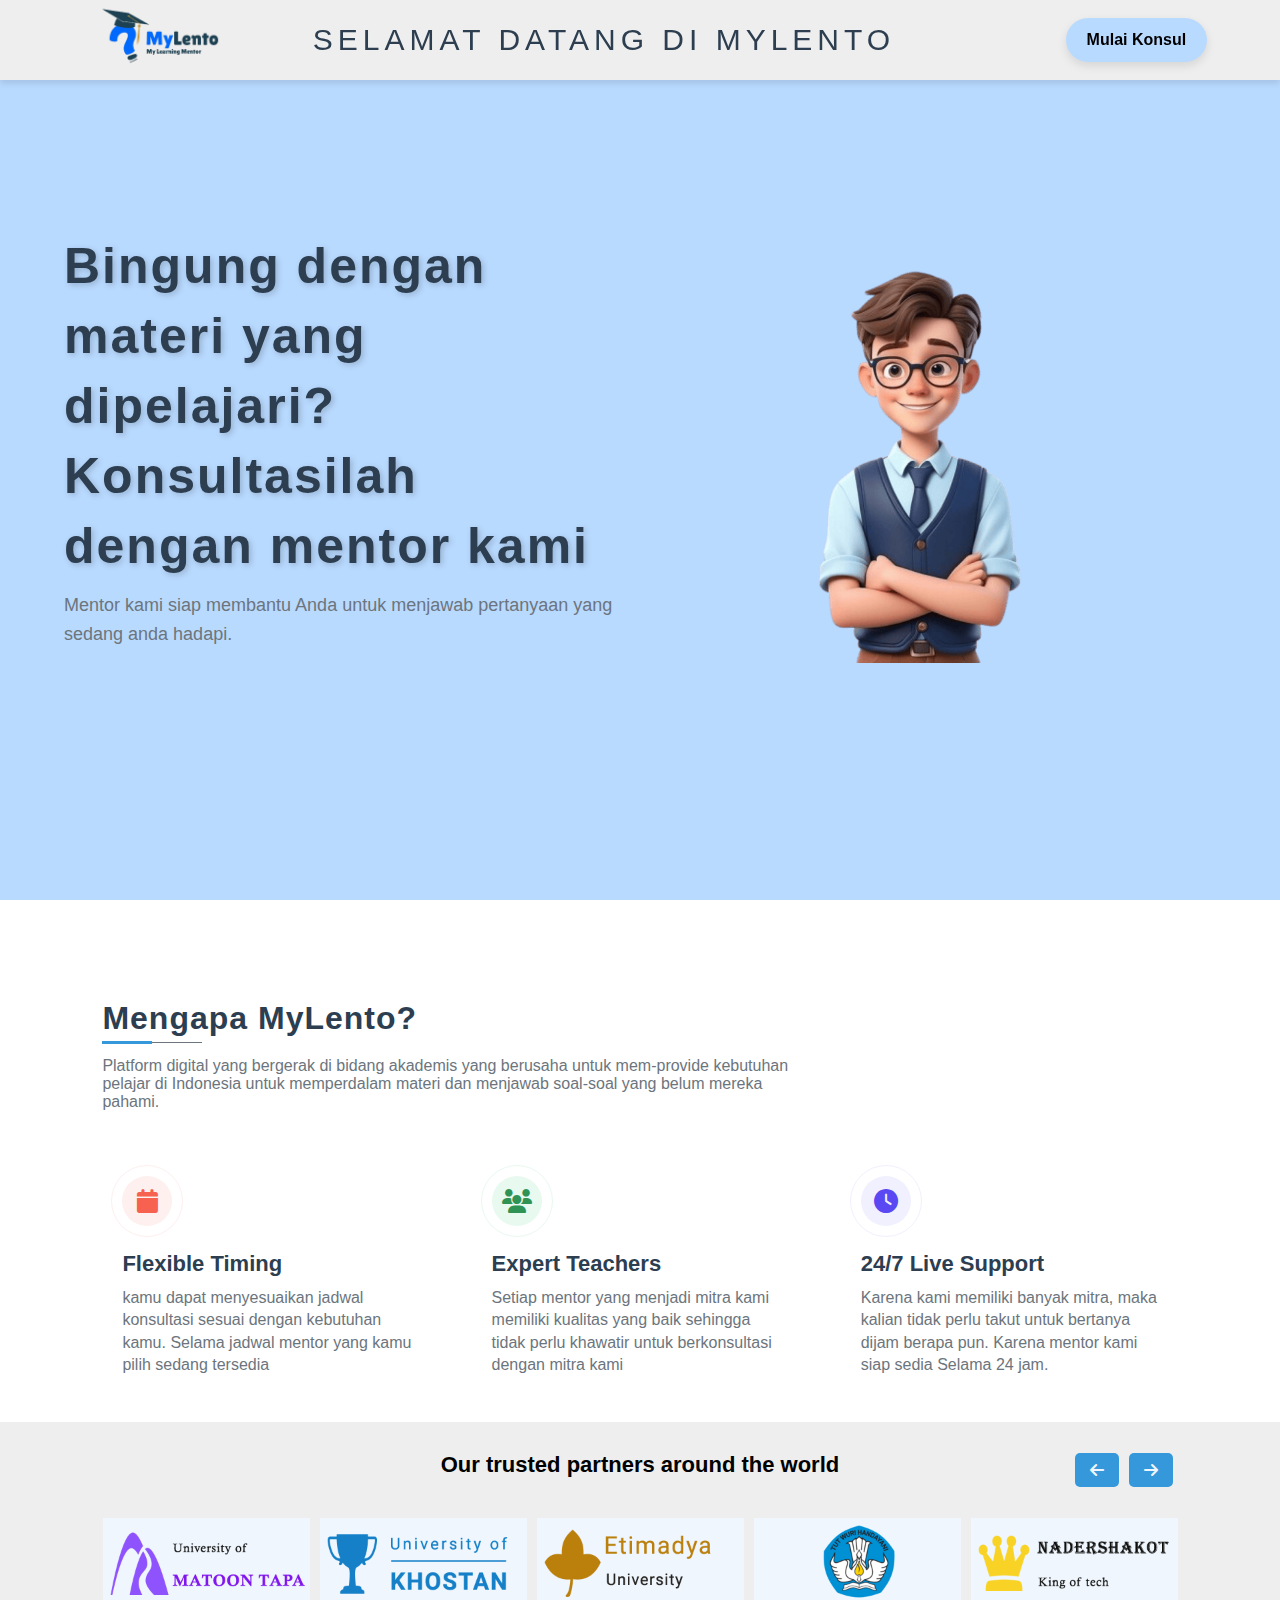
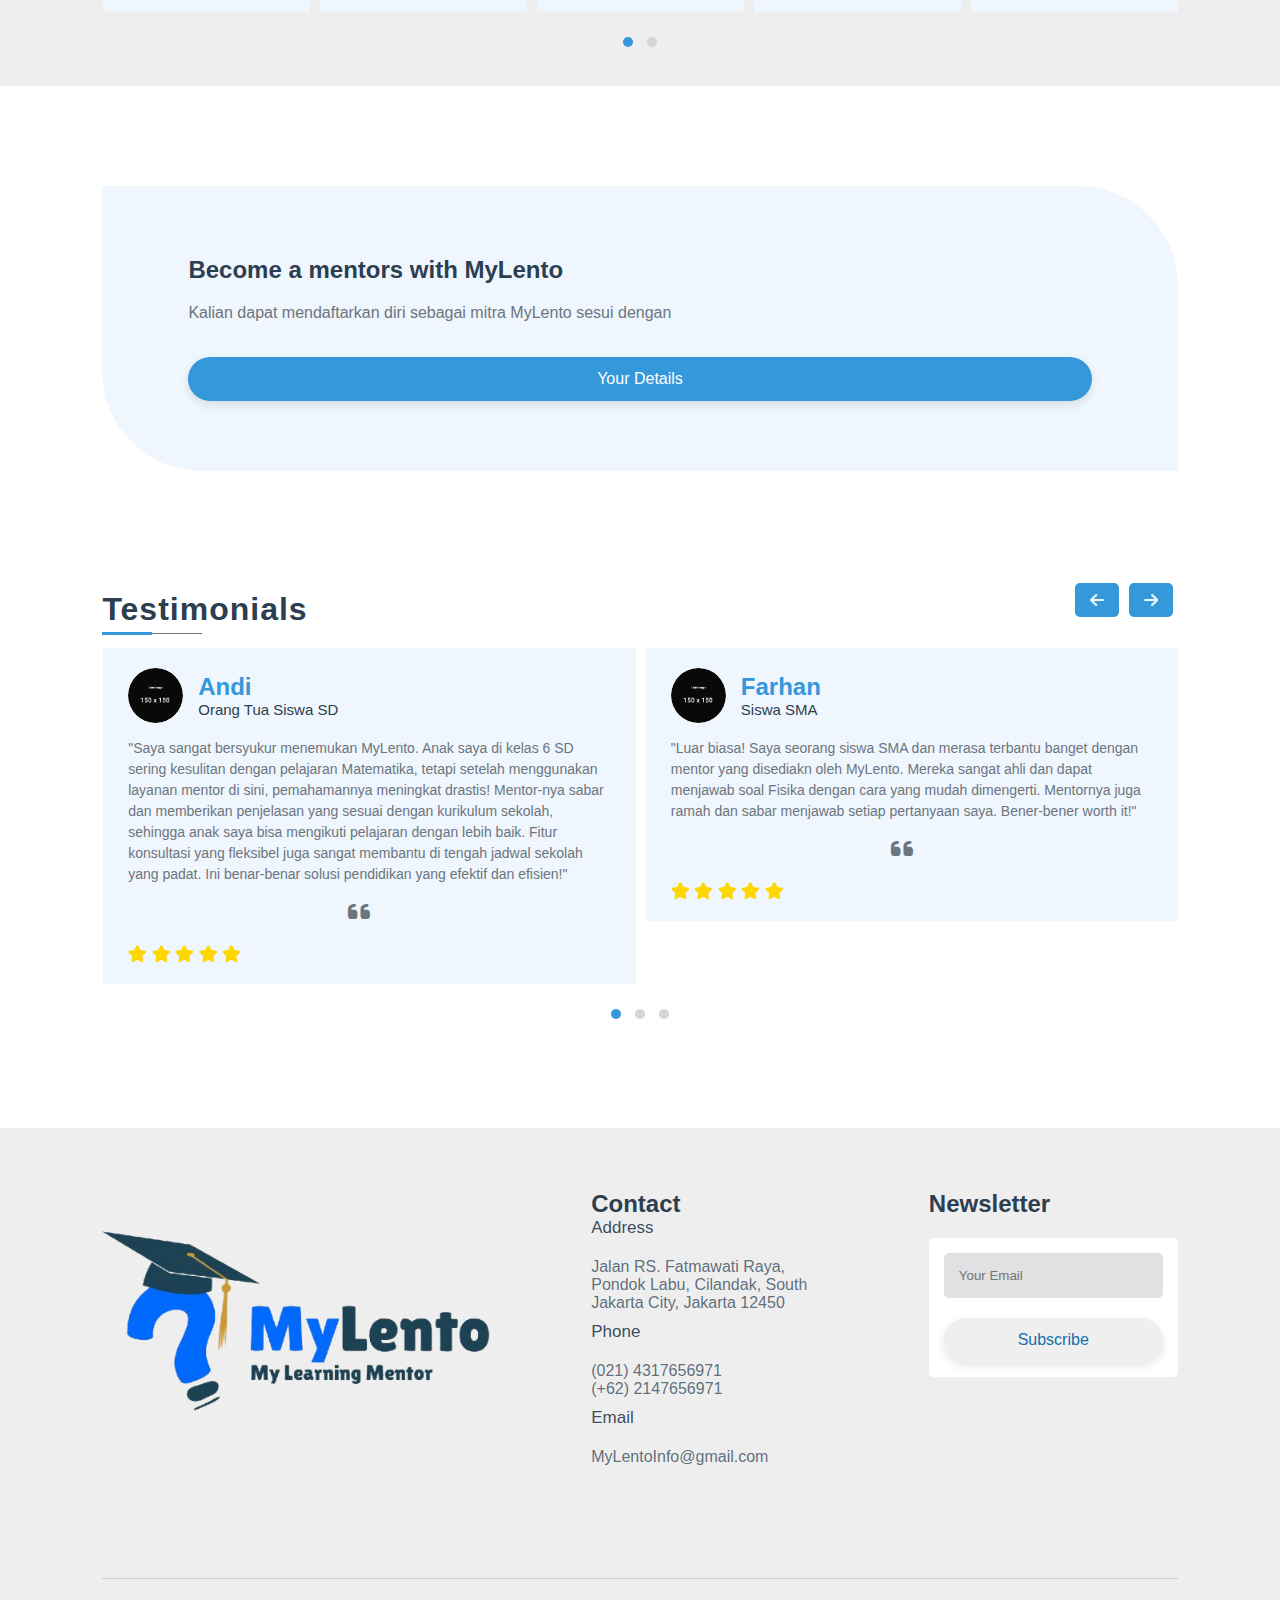
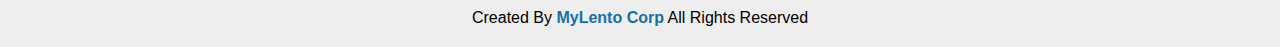
<file: index.html>
<!DOCTYPE html>
<html>

<head>
	<!--  *****   Link To Custom CSS Style Sheet   *****  -->
	<link rel="stylesheet" type="text/css" href="style.css">

	<!--  *****   Link To Font Awsome Icons   *****  -->
	<link rel="stylesheet" href="https://cdnjs.cloudflare.com/ajax/libs/font-awesome/6.1.1/css/all.min.css" />

	<!--  *****   Link To Owl Carousel   *****  -->
	<link rel="stylesheet"
		href="https://cdnjs.cloudflare.com/ajax/libs/OwlCarousel2/2.3.4/assets/owl.carousel.min.css" />

	<link rel="stylesheet"
		href="https://cdnjs.cloudflare.com/ajax/libs/OwlCarousel2/2.3.4/assets/owl.theme.default.min.css" />

	<meta name="viewport" content="width=device-width, initial-scale=1, shrink-to-fit=no">
	<title>MyLento</title>
</head>


<body>
	<!--   *** Website Container Starts ***   -->
	<div class="website-container">

		<!--   *** Home Section Starts ***   -->
		<section class="home" id="home">
			<!--   === Main Navbar Starts ===   -->
			<nav class="main-navbar">
				<a href="#" class="logo">
					<img src="images\home\MyLentoLogo.png">
				</a>
				<span class="navbar-text">Selamat Datang di MyLento</span>

				<a style="text-decoration:none" href="#" class="get-started-btn-container">
					<button  class="get-started-btn btn"
						onclick="window.location.href='pembayaran.html'">Mulai
						Konsul</button>
				</a>


				<div class="menu-btn">
					<span></span>
				</div>

			</nav>
			<!--   === Main Navbar Ends ===   -->
			<!--   === Banner Starts ===   -->
			<div class="banner">

				<div class="banner-desc">
					<h2>Bingung dengan materi yang dipelajari? Konsultasilah dengan mentor kami</h2>
					<p>
						Mentor kami siap membantu Anda untuk menjawab pertanyaan yang sedang anda hadapi.
					</p>
				</div>

				<div class="banner-img">
					<div class="banner-img-container">
						<img src="images/home/banner1.png">

					</div>

				</div>
			</div>
		</section>
		<!--   *** Home Section Ends ***   -->

		<!--   *** Services Section Starts ***   -->
		<section class="services" id="services">
			<!--   *** Services Header Starts ***   -->
			<header class="section-header">
				<h1>Mengapa MyLento?</h1>
				<p>Platform digital yang bergerak di bidang akademis yang berusaha untuk mem-provide kebutuhan pelajar
					di Indonesia untuk memperdalam materi dan menjawab soal-soal yang belum mereka pahami. </p>
			</header>
			<!--   *** Services Header Ends ***   -->
			<!--   *** Services Contents Starts ***   -->
			<div class="services-contents">

				<div class="service-box">
					<div class="service-icon">
						<i class="fa-solid fa-calendar"></i>
					</div>
					<div class="service-desc">
						<h2>Flexible Timing</h2>
						<p>kamu dapat menyesuaikan jadwal konsultasi sesuai dengan kebutuhan kamu.
							Selama jadwal mentor yang kamu pilih sedang tersedia</p>
					</div>
				</div>

				<div class="service-box">
					<div class="service-icon">
						<i class="fa-solid fa-users"></i>
					</div>
					<div class="service-desc">
						<h2>Expert Teachers</h2>
						<p>Setiap mentor yang menjadi mitra kami memiliki kualitas yang baik
							sehingga tidak perlu khawatir untuk berkonsultasi dengan mitra kami </p>
					</div>
				</div>

				<div class="service-box">
					<div class="service-icon">
						<i class="fa-solid fa-clock"></i>
					</div>
					<div class="service-desc">
						<h2>24/7 Live Support</h2>
						<p>Karena kami memiliki banyak mitra, maka kalian tidak perlu takut untuk bertanya
							dijam berapa pun. Karena mentor kami siap sedia Selama 24 jam.
						</p>
					</div>
				</div>

			</div>
			<!--   *** Services Contents Ends ***   -->
		</section>
		<!--   *** Services Section Ends ***   -->

		<!--   *** Partners Sections Start ***   -->
		<section class="logo">
			<h3>Our trusted partners around the world</h3>
			<div class="owl-carousel owl-theme logos-slider">

				<div class="item logos-item">
					<img src="images/brand-logos/matoontapa.png">
				</div>
				<div class="item logos-item">
					<img src="images/brand-logos/khostan.png">
				</div>
				<div class="item logos-item">
					<img src="images/brand-logos/etimadya.png">
				</div>
				<div class="item logos-item">
					<img src="images\brand-logos\Tutwurihandayani.png">
				</div>
				<div class="item logos-item">
					<img src="images/brand-logos/nadershakot.png">
				</div>
				<div class="item logos-item">
					<img src="images\brand-logos\LOGO UPNVJ.png">
				</div>
				<div class="item logos-item">
					<img src="images\brand-logos\Kominfo.png">
				</div>

			</div>
		</section>

		<!--   *** Teacher Section Starts ***   -->
		<section class="instructor">
			<div class="instructor-container">
				<h2>Become a mentors with MyLento</h2>
				<p>Kalian dapat mendaftarkan diri sebagai mitra MyLento sesui dengan
				</p>
				<button class="teacher-btn btn">Your Details</button>
			</div>
		</section>
		<!--   *** Teacher Section Ends ***   -->

		<!--   *** Testimonials Section Starts ***   -->
		<section class="testimonials" id="testimonials">
			<!--   === Testimonials Section Header Starts ===   -->
			<header class="section-header">
				<h1>Testimonials</h1>

			</header>
			<!--   === Testimonials Section Header Ends ===   -->

			<!--   === Testimonials Contents Starts ===   -->
			<div class="owl-carousel owl-theme testimonials-slider">

				<div class="item testimonials-item">
					<div class="profile">
						<div class="profile-image">
							<img src="images/testimonials/student-1.jpg">
						</div>
						<div class="profile-desc">
							<span>Andi</span>
							<span>Orang Tua Siswa SD</span>
						</div>
					</div>
					<p>"Saya sangat bersyukur menemukan MyLento. Anak saya di kelas 6 SD sering kesulitan dengan
						pelajaran Matematika,
						tetapi setelah menggunakan layanan mentor di sini, pemahamannya meningkat drastis! Mentor-nya
						sabar dan memberikan
						penjelasan yang sesuai dengan kurikulum sekolah, sehingga anak saya bisa mengikuti pelajaran
						dengan lebih baik. Fitur
						konsultasi yang fleksibel juga sangat membantu di tengah jadwal sekolah yang padat. Ini
						benar-benar solusi pendidikan
						yang efektif dan efisien!"</p>
					<div class="quote">
						<i class="fa fa-quote-left"></i>
					</div>
					<div class="ratings">
						<i class="fa-solid fa-star"></i>
						<i class="fa-solid fa-star"></i>
						<i class="fa-solid fa-star"></i>
						<i class="fa-solid fa-star"></i>
						<i class="fa-solid fa-star"></i>
					</div>
				</div>

				<div class="item testimonials-item">
					<div class="profile">
						<div class="profile-image">
							<img src="images/testimonials/student-1.jpg">
						</div>
						<div class="profile-desc">
							<span>Farhan</span>
							<span>Siswa SMA</span>
						</div>
					</div>
					<p>"Luar biasa! Saya seorang siswa SMA dan merasa terbantu banget dengan mentor yang disediakn oleh
						MyLento. Mereka sangat ahli dan
						dapat menjawab soal Fisika dengan cara yang mudah dimengerti. Mentornya juga ramah dan sabar
						menjawab setiap pertanyaan saya. Bener-bener
						worth it!"</p>
					<div class="quote">
						<i class="fa fa-quote-left"></i>
					</div>
					<div class="ratings">
						<i class="fa-solid fa-star"></i>
						<i class="fa-solid fa-star"></i>
						<i class="fa-solid fa-star"></i>
						<i class="fa-solid fa-star"></i>
						<i class="fa-solid fa-star"></i>
					</div>
				</div>

				<div class="item testimonials-item">
					<div class="profile">
						<div class="profile-image">
							<img src="images/testimonials/student-1.jpg">
						</div>
						<div class="profile-desc">
							<span>Laila</span>
							<span>Orang Tua Siswa SMP</span>
						</div>
					</div>
					<p>"MyLento telah menjadi solusi terbaik untuk anak saya yang selalu kesulitan dalam pelajaran IPS
						di SMP.
						Mentor-nya sangat kompeten dan mampu menyesuaikan dengan gaya belajar anak saya. Sesi
						konsultasinya juga interaktif dan
						menyenangkan. Saya senang karena hasil belajar anak saya meningkat pesat hanya dalam beberapa
						bulan. Sangat
						direkomendasikan untuk siapa saja yang ingin melihat perkembangan akademik anaknya!"</p>
					<div class="quote">
						<i class="fa fa-quote-left"></i>
					</div>
					<div class="ratings">
						<i class="fa-solid fa-star"></i>
						<i class="fa-solid fa-star"></i>
						<i class="fa-solid fa-star"></i>
						<i class="fa-solid fa-star"></i>
						<i class="fa-solid fa-star"></i>
					</div>
				</div>

				<div class="item testimonials-item">
					<div class="profile">
						<div class="profile-image">
							<img src="images/testimonials/student-1.jpg">
						</div>
						<div class="profile-desc">
							<span>Dewi</span>
							<span>Orang Tua Siswa SD</span>
						</div>
					</div>
					<p>"Saya sangat puas dengan layanan mentor di sini! Anak saya yang masih SD merasa nyaman belajar
						Matematika dan Sains
						berkat penjelasan yang mudah dipahami. Sistem koin untuk pembayaran konsultasi juga sangat
						praktis, dan anak saya bisa
						belajar sesuai kebutuhan tanpa khawatir soal jadwal. Website ini benar-benar membantu anak saya
						lebih percaya diri di
						sekolah!"</p>
					<div class="quote">
						<i class="fa fa-quote-left"></i>
					</div>
					<div class="ratings">
						<i class="fa-solid fa-star"></i>
						<i class="fa-solid fa-star"></i>
						<i class="fa-solid fa-star"></i>
						<i class="fa-solid fa-star"></i>
						<i class="fa-solid fa-star"></i>
					</div>
				</div>

				<div class="item testimonials-item">
					<div class="profile">
						<div class="profile-image">
							<img src="images/testimonials/student-1.jpg">
						</div>
						<div class="profile-desc">
							<span>Person Name</span>
							<span>Description</span>
						</div>
					</div>
					<p>Sangat bermanfaat</p>
					<div class="quote">
						<i class="fa fa-quote-left"></i>
					</div>
					<div class="ratings">
						<i class="fa-solid fa-star"></i>
						<i class="fa-solid fa-star"></i>
						<i class="fa-solid fa-star"></i>
						<i class="fa-solid fa-star"></i>
						<i class="fa-solid fa-star"></i>
					</div>
				</div>

			</div>
			<!--   === Testimonials Contents Ends ===   -->
		</section>
		<!--   *** Testimonials Section Ends ***   -->

		<!--   *** Footer Section Starts ***   -->
		<section class="footer" id="footer">

			<!--   === Footer Contents Starts ===   -->
			<div class="footer-contents">

				<div class="footer-col footer-col-1">
					<div class="col-title">
						<img src="images\home\MyLentoLogo.png">
					</div>

				</div>

				<div class="footer-col footer-col-2">
					<div class="col-title">
						<h3>Contact</h3>
					</div>
					<div class="col-contents">
						<div class="contact-row">
							<span>Address</span>
							<span>Jalan RS. Fatmawati Raya, Pondok Labu, Cilandak,
								South Jakarta City, Jakarta 12450</span>
						</div>
						<div class="contact-row">
							<span>Phone</span>
							<span>(021) 4317656971</span>
							<span>(+62) 2147656971</span>
						</div>

						<div class="contact-row">
							<span>Email</span>
							<span>MyLentoInfo@gmail.com</span>
						</div>
					</div>
				</div>

				<div class="footer-col footer-col-4">
					<div class="col-title">
						<h3>Newsletter</h3>
					</div>
					<div class="col-contents">
						<form class="newsletter">
							<input type="email" placeholder="Your Email">
							<button class="newsletter-btn btn" type="submit">Subscribe</button>
						</form>
					</div>
				</div>

			</div>
			<!--   === Footer Contents Ends ===   -->
			<div class="copy-rights">
				<p>Created By <b>MyLento Corp</b> All Rights Reserved</p>
			</div>

		</section>
		<!--   *** Footer Section Ends ***   -->
	</div>
	<!--   *** Link To JQuery ***   -->
	<script src="https://cdnjs.cloudflare.com/ajax/libs/jquery/3.7.0/jquery.min.js"></script>

	<!--   *** Link To Owl Carousel ***   -->
	<script src="https://cdnjs.cloudflare.com/ajax/libs/OwlCarousel2/2.3.4/owl.carousel.min.js"></script>

	<!--   *** Link To Curstom Script File ***   -->
	<script type="text/javascript" src="script.js"></script>
</body>

</html>
</file>
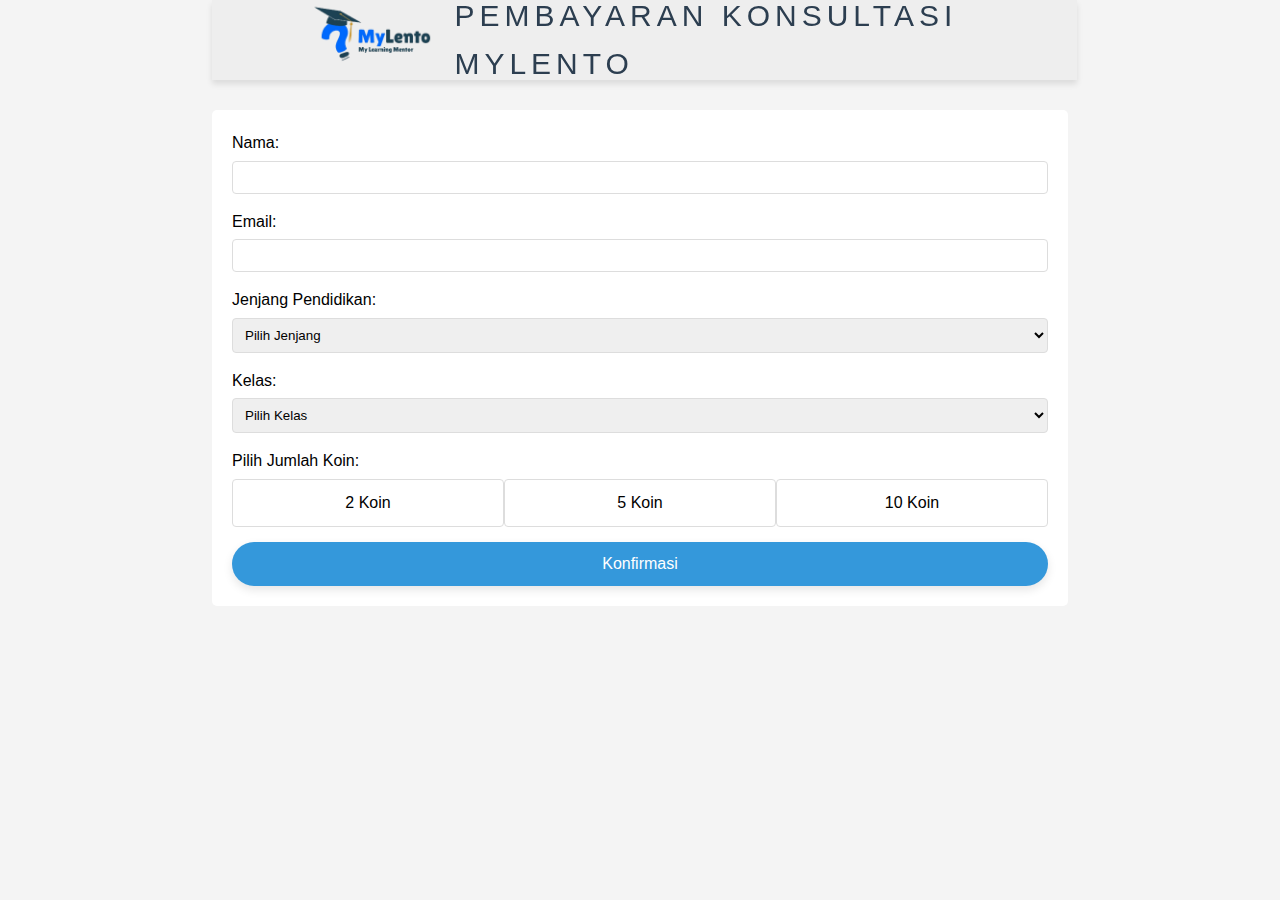
<file: pembayaran.html>
<!DOCTYPE html>
<html lang="id">

<head>
    <meta charset="UTF-8">
    <meta name="viewport" content="width=device-width, initial-scale=1.0">
    <title>MyLento - Pembayaran Konsultasi</title>
    <link rel="stylesheet" type="text/css" href="style.css">
</head>

<body class="Pembayaran_body">
    <div class="Pembayaran_container">
        <section class="Pembayaran" id="Pembayaran">
            <nav class="main-navbar">
                <a href="#" class="logo">
                    <img src="images\home\MyLentoLogo.png">
                </a>
                <span class="navbar-text">Pembayaran Konsultasi MyLento</span>
        </section>

        <form id="paymentForm">
            <div class="form-group">
                <label for="name">Nama:</label>
                <input type="text" id="name" name="name" required>
            </div>
            <div class="form-group">
                <label for="email">Email:</label>
                <input type="email" id="email" name="email" required>
            </div>
            <div class="form-group">
                <label for="education">Jenjang Pendidikan:</label>
                <select id="education" name="education" required>
                    <option value="">Pilih Jenjang</option>
                    <option value="sd">SD</option>
                    <option value="smp">SMP</option>
                    <option value="sma">SMA</option>
                </select>
            </div>
            <div class="form-group">
                <label for="grade">Kelas:</label>
                <select id="grade" name="grade" required>
                    <option value="">Pilih Kelas</option>
                    <!-- Options will be dynamically populated based on education level -->
                </select>
            </div>
            <div class="form-group">
                <label>Pilih Jumlah Koin:</label>
                <div class="coin-options">
                    <div class="coin-option" data-coins="2">2 Koin</div>
                    <div class="coin-option" data-coins="5">5 Koin</div>
                    <div class="coin-option" data-coins="10">10 Koin</div>
                </div>
            </div>
            <button type="submit" class="btn" id="confirmBtn">Konfirmasi</button>
        </form>
        <div id="qrCode">
            <img src="images\home\qris.png" alt="QR Code for Payment">
            <button href="desgin\home.html" onclick="alert ('Terima Kasih Pembayaran Telah Berhasil')" class="btn"
                id="payBtn" style="margin-top: 20px;">Bayar</button>


        </div>
    </div>

    <script>
        const educationSelect = document.getElementById('education');
        const gradeSelect = document.getElementById('grade');
        const coinOptions = document.querySelectorAll('.coin-option');
        const confirmBtn = document.getElementById('confirmBtn');
        const qrCode = document.getElementById('qrCode');
        const payBtn = document.getElementById('payBtn');
        const paymentForm = document.getElementById('paymentForm');

        educationSelect.addEventListener('change', updateGradeOptions);

        function updateGradeOptions() {
            const education = educationSelect.value;
            gradeSelect.innerHTML = '<option value="">Pilih Kelas</option>';

            let maxGrade;
            switch (education) {
                case 'sd':
                    maxGrade = 6;
                    break;
                case 'smp':
                    maxGrade = 3;
                    break;
                case 'sma':
                    maxGrade = 3;
                    break;
                default:
                    return;
            }

            for (let i = 1; i <= maxGrade; i++) {
                const option = document.createElement('option');
                option.value = i;
                option.textContent = `Kelas ${i}`;
                gradeSelect.appendChild(option);
            }
        }

        coinOptions.forEach(option => {
            option.addEventListener('click', () => {
                coinOptions.forEach(opt => opt.classList.remove('selected'));
                option.classList.add('selected');
            });
        });

        paymentForm.addEventListener('submit', (e) => {
            e.preventDefault();
            qrCode.style.display = 'block';
            confirmBtn.style.display = 'none';
        });

        payBtn.addEventListener('click', () => {
            // Here you would typically handle the payment process
            // For this example, we'll just redirect to a new page
            window.location.href = 'desgin/home.html';
        });
    </script>
</body>

</html>
</file>
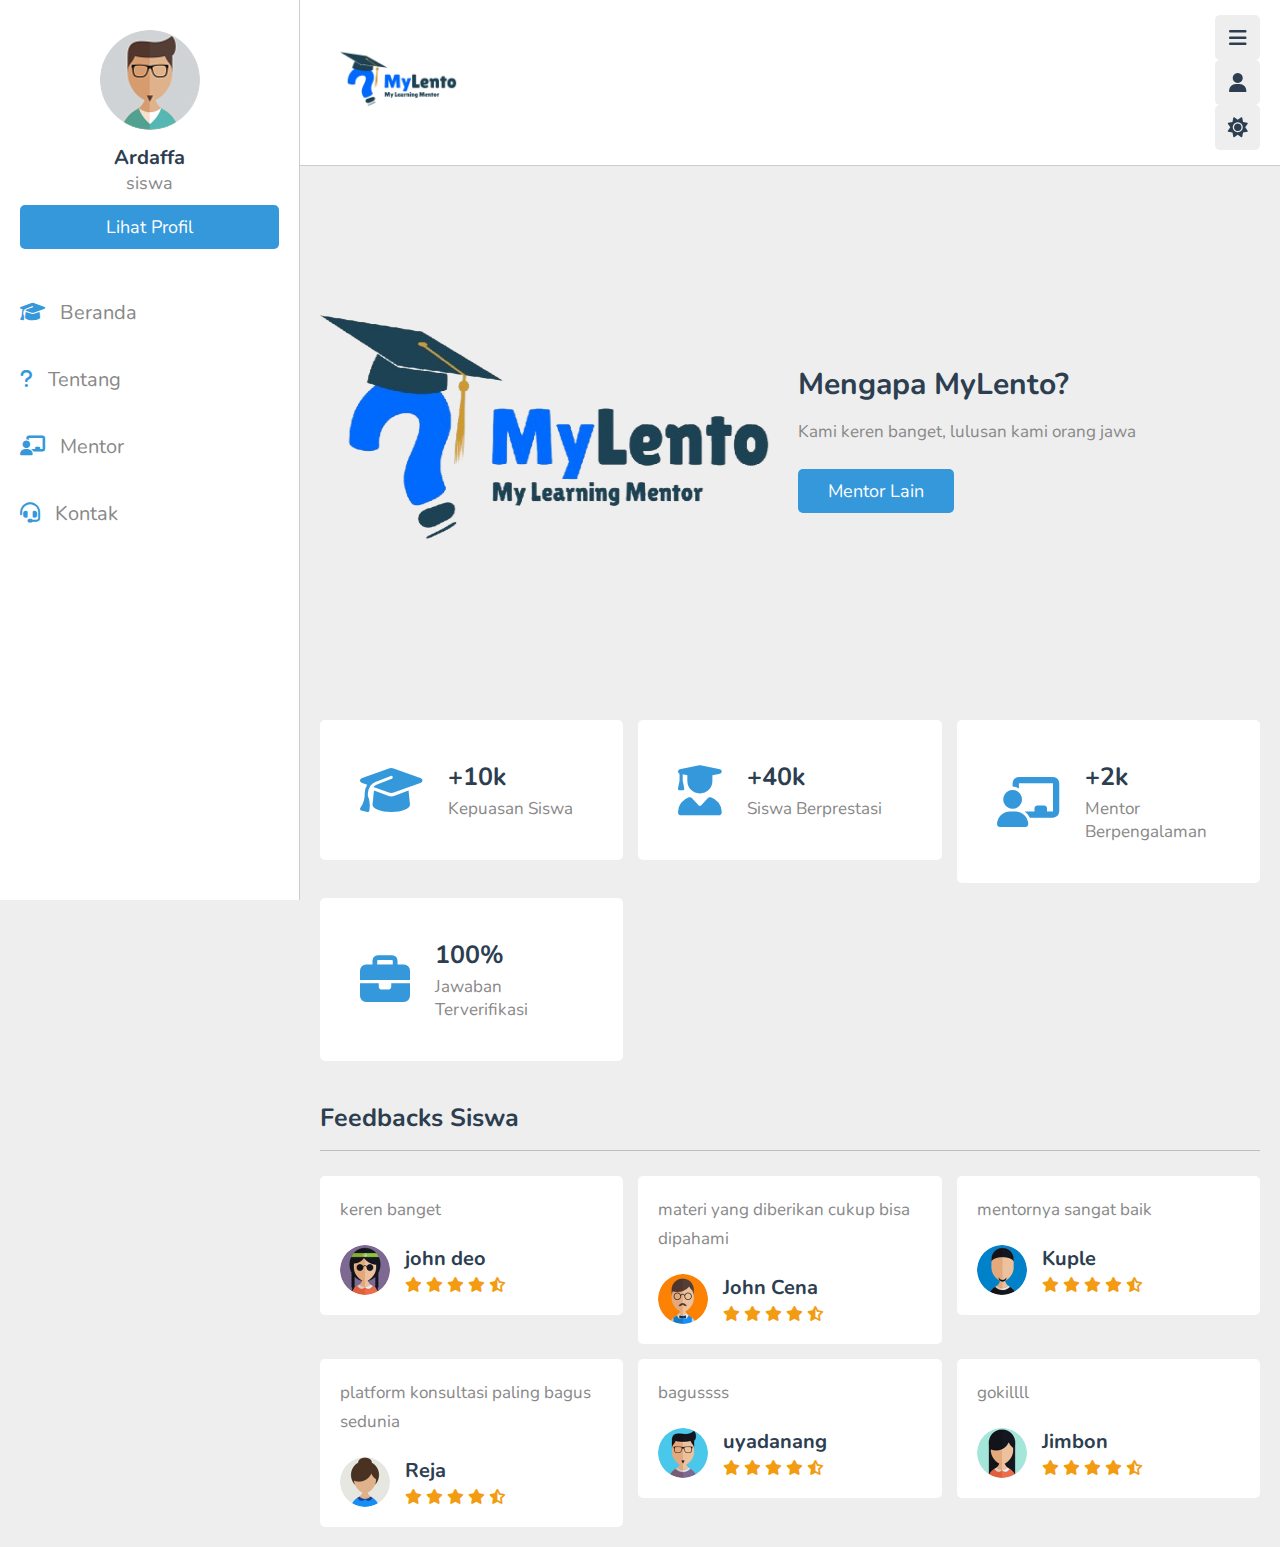
<file: desgin/about.html>
<!DOCTYPE html>
<html lang="en">

<head>
   <meta charset="UTF-8">
   <meta http-equiv="X-UA-Compatible" content="IE=edge">
   <meta name="viewport" content="width=device-width, initial-scale=1.0">
   <title>about us</title>

   <!-- font awesome cdn link  -->
   <link rel="stylesheet" href="https://cdnjs.cloudflare.com/ajax/libs/font-awesome/6.1.2/css/all.min.css">

   <!-- custom css file link  -->
   <link rel="stylesheet" href="css/style.css">

</head>

<body>

   <header class="header">

      <section class="flex">

         <a href="home.html" class="logo"><img src="images\MyLentoLogo.png"></a>

         <div class="icons">
            <div id="menu-btn" class="fas fa-bars"></div>
            <div id="user-btn" class="fas fa-user"></div>
            <div id="toggle-btn" class="fas fa-sun"></div>
         </div>

         <div class="iconscoin">
            <p>2</p>
            <div id="coin-btn" class="fas fa-coins"></div>

         </div>

         <div class="profile">
            <img src="images/pic-1.jpg" class="image" alt="">
            <h3 class="name">Ardaffa</h3>
            <p class="role">siswa</p>
            <a href="profile.html" class="btn">Lihat Profil</a>
         </div>

      </section>

   </header>

   <div class="side-bar">

      <div id="close-btn">
         <i class="fas fa-times"></i>
      </div>

      <div class="profile">
         <img src="images/pic-1.jpg" class="image" alt="">
         <h3 class="name">Ardaffa</h3>
         <p class="role">siswa</p>
         <a href="profile.html" class="btn">Lihat Profil</a>
      </div>

      <nav class="navbar">
         <a href="home.html"><i class="fas fa-graduation-cap"></i><span>Beranda</span></a>
         <a href="about.html"><i class="fas fa-question"></i><span>Tentang</span></a>
         <a href="teachers.html"><i class="fas fa-chalkboard-user"></i><span>Mentor</span></a>
         <a href="contact.html"><i class="fas fa-headset"></i><span>Kontak</span></a>
      </nav>

   </div>

   <section class="about">

      <div class="row">

         <div class="image">
            <img src="images\MyLentoLogo.png" alt="">
         </div>

         <div class="content">
            <h3>Mengapa MyLento?</h3>
            <p>Kami keren banget, lulusan kami orang jawa</p>
            <a href="home.html" class="inline-btn">Mentor Lain</a>
         </div>

      </div>

      <div class="box-container">

         <div class="box">
            <i class="fas fa-graduation-cap"></i>
            <div>
               <h3>+10k</h3>
               <p>Kepuasan Siswa</p>
            </div>
         </div>

         <div class="box">
            <i class="fas fa-user-graduate"></i>
            <div>
               <h3>+40k</h3>
               <p>Siswa Berprestasi</p>
            </div>
         </div>

         <div class="box">
            <i class="fas fa-chalkboard-user"></i>
            <div>
               <h3>+2k</h3>
               <p>Mentor Berpengalaman</p>
            </div>
         </div>

         <div class="box">
            <i class="fas fa-briefcase"></i>
            <div>
               <h3>100%</h3>
               <p>Jawaban Terverifikasi</p>
            </div>
         </div>

      </div>

   </section>

   <section class="reviews">

      <h1 class="heading">Feedbacks Siswa</h1>

      <div class="box-container">

         <div class="box">
            <p>keren banget</p>
            <div class="student">
               <img src="images/pic-2.jpg" alt="">
               <div>
                  <h3>john deo</h3>
                  <div class="stars">
                     <i class="fas fa-star"></i>
                     <i class="fas fa-star"></i>
                     <i class="fas fa-star"></i>
                     <i class="fas fa-star"></i>
                     <i class="fas fa-star-half-alt"></i>
                  </div>
               </div>
            </div>
         </div>

         <div class="box">
            <p>materi yang diberikan cukup bisa dipahami</p>
            <div class="student">
               <img src="images/pic-3.jpg" alt="">
               <div>
                  <h3>John Cena</h3>
                  <div class="stars">
                     <i class="fas fa-star"></i>
                     <i class="fas fa-star"></i>
                     <i class="fas fa-star"></i>
                     <i class="fas fa-star"></i>
                     <i class="fas fa-star-half-alt"></i>
                  </div>
               </div>
            </div>
         </div>

         <div class="box">
            <p>mentornya sangat baik</p>
            <div class="student">
               <img src="images/pic-4.jpg" alt="">
               <div>
                  <h3>Kuple</h3>
                  <div class="stars">
                     <i class="fas fa-star"></i>
                     <i class="fas fa-star"></i>
                     <i class="fas fa-star"></i>
                     <i class="fas fa-star"></i>
                     <i class="fas fa-star-half-alt"></i>
                  </div>
               </div>
            </div>
         </div>

         <div class="box">
            <p>platform konsultasi paling bagus sedunia</p>
            <div class="student">
               <img src="images/pic-5.jpg" alt="">
               <div>
                  <h3>Reja</h3>
                  <div class="stars">
                     <i class="fas fa-star"></i>
                     <i class="fas fa-star"></i>
                     <i class="fas fa-star"></i>
                     <i class="fas fa-star"></i>
                     <i class="fas fa-star-half-alt"></i>
                  </div>
               </div>
            </div>
         </div>

         <div class="box">
            <p>bagussss</p>
            <div class="student">
               <img src="images/pic-6.jpg" alt="">
               <div>
                  <h3>uyadanang</h3>
                  <div class="stars">
                     <i class="fas fa-star"></i>
                     <i class="fas fa-star"></i>
                     <i class="fas fa-star"></i>
                     <i class="fas fa-star"></i>
                     <i class="fas fa-star-half-alt"></i>
                  </div>
               </div>
            </div>
         </div>

         <div class="box">
            <p>gokillll</p>
            <div class="student">
               <img src="images/pic-7.jpg" alt="">
               <div>
                  <h3>Jimbon</h3>
                  <div class="stars">
                     <i class="fas fa-star"></i>
                     <i class="fas fa-star"></i>
                     <i class="fas fa-star"></i>
                     <i class="fas fa-star"></i>
                     <i class="fas fa-star-half-alt"></i>
                  </div>
               </div>
            </div>
         </div>

      </div>

   </section>












   <!-- custom js file link  -->
   <script src="js/script.js"></script>


</body>

</html>
</file>
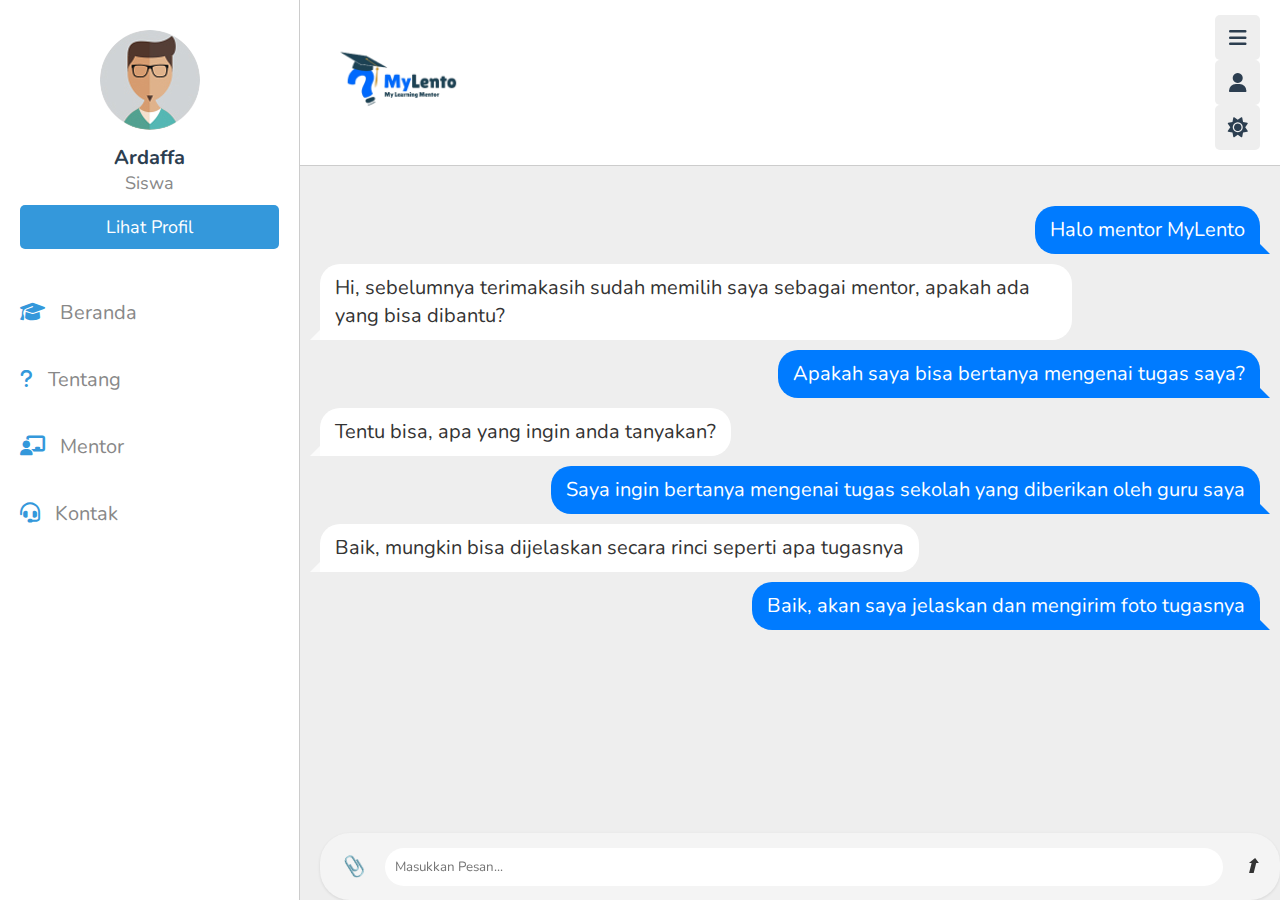
<file: desgin/chat.html>
<!DOCTYPE html>
<html lang="en">

<head>
    <meta charset="UTF-8">
    <meta http-equiv="X-UA-Compatible" content="IE=edge">
    <meta name="viewport" content="width=device-width, initial-scale=1.0">
    <title>home</title>

    <!-- font awesome cdn link  -->
    <link rel="stylesheet" href="https://cdnjs.cloudflare.com/ajax/libs/font-awesome/6.1.2/css/all.min.css">

    <!-- custom css file link  -->
    <link rel="stylesheet" href="css/style.css">

</head>

<body>

    <header class="header">

        <section class="flex">

            <a href="home.html" class="logo"><img src="images\MyLentoLogo.png"></a>

            <div class="icons">
                <div id="menu-btn" class="fas fa-bars"></div>
                <div id="user-btn" class="fas fa-user"></div>
                <div id="toggle-btn" class="fas fa-sun"></div>
            </div>

            <div class="iconscoin">
                <p>2</p>
                <div id="coin-btn" class="fas fa-coins"></div>

            </div>

            <div class="profile">
                <img src="images/pic-1.jpg" class="image" alt="">
                <h3 class="name">Ardaffa</h3>
                <p class="role">Siswa</p>
                <a href="profile.html" class="btn">Lihat Profil</a>
            </div>

        </section>

    </header>

    <div class="side-bar">

        <div id="close-btn">
            <i class="fas fa-times"></i>
        </div>

        <div class="profile">
            <img src="images/pic-1.jpg" class="image" alt="">
            <h3 class="name">Ardaffa</h3>
            <p class="role">Siswa</p>
            <a href="profile.html" class="btn">Lihat Profil</a>
        </div>

        <nav class="navbar">
            <a href="home.html"><i class="fas fa-graduation-cap"></i><span>Beranda</span></a>
            <a href="about.html"><i class="fas fa-question"></i><span>Tentang</span></a>
            <a href="teachers.html"><i class="fas fa-chalkboard-user"></i><span>Mentor</span></a>
            <a href="contact.html"><i class="fas fa-headset"></i><span>Kontak</span></a>
        </nav>

    </div>

    <section>
        <div class="chat-container">
            <div class="chat-bubble user">
                <p>Halo mentor MyLento</p>
            </div>
            <div class="chat-bubble bot">
                <p>Hi, sebelumnya terimakasih sudah memilih saya sebagai mentor, apakah ada yang bisa dibantu?</p>
            </div>
            <div class="chat-bubble user">
                <p>Apakah saya bisa bertanya mengenai tugas saya?</p>
            </div>
            <div class="chat-bubble bot">
                <p>Tentu bisa, apa yang ingin anda tanyakan?</p>
            </div>
            <div class="chat-bubble user">
                <p>Saya ingin bertanya mengenai tugas sekolah yang diberikan oleh guru saya</p>
            </div>
            <div class="chat-bubble bot">
                <p>Baik, mungkin bisa dijelaskan secara rinci seperti apa tugasnya</p>
            </div>
            <div class="chat-bubble user">
                <p>Baik, akan saya jelaskan dan mengirim foto tugasnya</p>
            </div>
        </div>

        <div class="chat-input-container">
            <button class="attach-button">
                <i class="icon-attach">📎</i>
            </button>
            <input type="text" placeholder="Masukkan Pesan..." class="chat-input">
            <button class="send-button">
                <i class="icon-send">⬆</i>
            </button>
        </div>

    </section>


    <!-- custom js file link  -->
    <script src="js/script.js"></script>


</body>

</html>
</file>
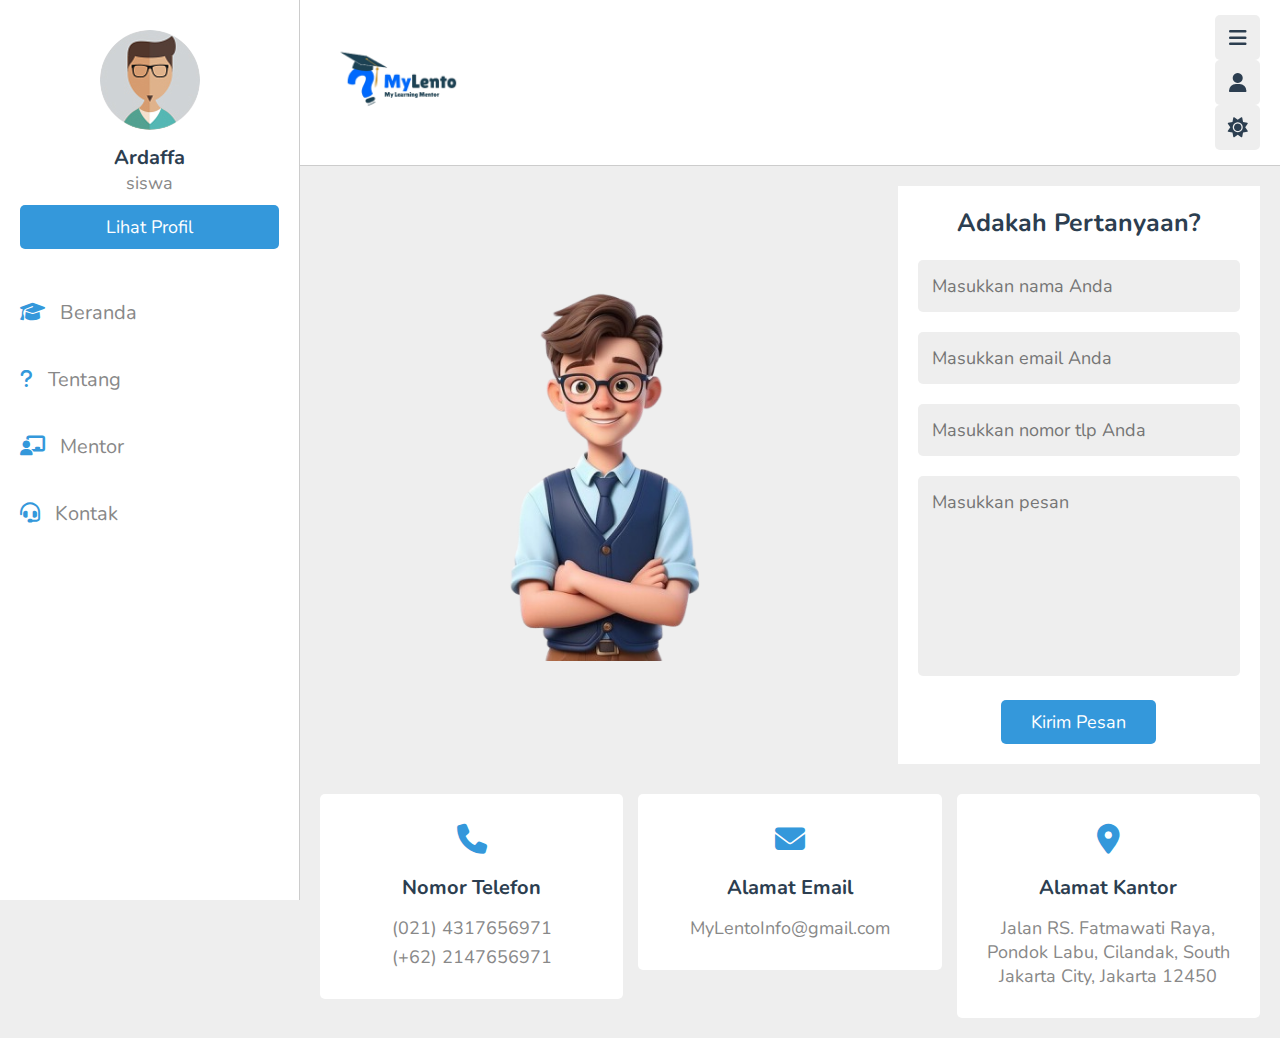
<file: desgin/contact.html>
<!DOCTYPE html>
<html lang="en">

<head>
   <meta charset="UTF-8">
   <meta http-equiv="X-UA-Compatible" content="IE=edge">
   <meta name="viewport" content="width=device-width, initial-scale=1.0">
   <title>contact us</title>

   <!-- font awesome cdn link  -->
   <link rel="stylesheet" href="https://cdnjs.cloudflare.com/ajax/libs/font-awesome/6.1.2/css/all.min.css">

   <!-- custom css file link  -->
   <link rel="stylesheet" href="css/style.css">

</head>

<body>

   <header class="header">

      <section class="flex">

         <a href="home.html" class="logo"><img src="images\MyLentoLogo.png"></a>


         <div class="icons">
            <div id="menu-btn" class="fas fa-bars"></div>
            <div id="user-btn" class="fas fa-user"></div>
            <div id="toggle-btn" class="fas fa-sun"></div>
         </div>

         <div class="iconscoin">
            <p>2</p>
            <div id="coin-btn" class="fas fa-coins"></div>

         </div>

         <div class="profile">
            <img src="images/pic-1.jpg" class="image" alt="">
            <h3 class="name">Ardaffa</h3>
            <p class="role">Siswa</p>
            <a href="profile.html" class="btn">Lihat Profil</a>
         </div>

      </section>

   </header>

   <div class="side-bar">

      <div id="close-btn">
         <i class="fas fa-times"></i>
      </div>

      <div class="profile">
         <img src="images/pic-1.jpg" class="image" alt="">
         <h3 class="name">Ardaffa</h3>
         <p class="role">siswa</p>
         <a href="profile.html" class="btn">Lihat Profil</a>
      </div>

      <nav class="navbar">
         <a href="home.html"><i class="fas fa-graduation-cap"></i><span>Beranda</span></a>
         <a href="about.html"><i class="fas fa-question"></i><span>Tentang</span></a>
         <a href="teachers.html"><i class="fas fa-chalkboard-user"></i><span>Mentor</span></a>
         <a href="contact.html"><i class="fas fa-headset"></i><span>Kontak</span></a>
      </nav>

   </div>

   <section class="contact">

      <div class="row">

         <div class="image">
            <img src="images\banner1.png" alt="">
         </div>

         <form action="" method="post">
            <h3>Adakah pertanyaan?</h3>
            <input type="text" placeholder="Masukkan nama Anda" name="name" required maxlength="50" class="box">
            <input type="email" placeholder="Masukkan email Anda" name="email" required maxlength="50" class="box">
            <input type="number" placeholder="Masukkan nomor tlp Anda" name="number" required maxlength="50" class="box">
            <textarea name="msg" class="box" placeholder="Masukkan pesan" required maxlength="1000" cols="30"
               rows="10"></textarea>
            <a href="home.html" class="inline-btn" onclick="alert('Pesan telah terkirim!')">Kirim Pesan</a>
         </form>

      </div>

      <div class="box-container">

         <div class="box">
            <i class="fas fa-phone"></i>
            <h3>Nomor Telefon</h3>
            <a href="tel:4317656971">(021) 4317656971</a>
            <a href="tel:2147656971">(+62) 2147656971</a>
         </div>

         <div class="box">
            <i class="fas fa-envelope"></i>
            <h3>Alamat Email</h3>
            <a href="MyLentoInfo@gmail.com">MyLentoInfo@gmail.com</a>
         </div>

         <div class="box">
            <i class="fas fa-map-marker-alt"></i>
            <h3>Alamat Kantor</h3>
            <a href="https://maps.app.goo.gl/ukmUXwLFn5nVWYg26" target="_blank">Jalan RS. Fatmawati Raya, Pondok Labu,
               Cilandak, South Jakarta City, Jakarta 12450</a>
         </div>

      </div>

   </section>














   <!-- custom js file link  -->
   <script src="js/script.js"></script>


</body>

</html>
</file>
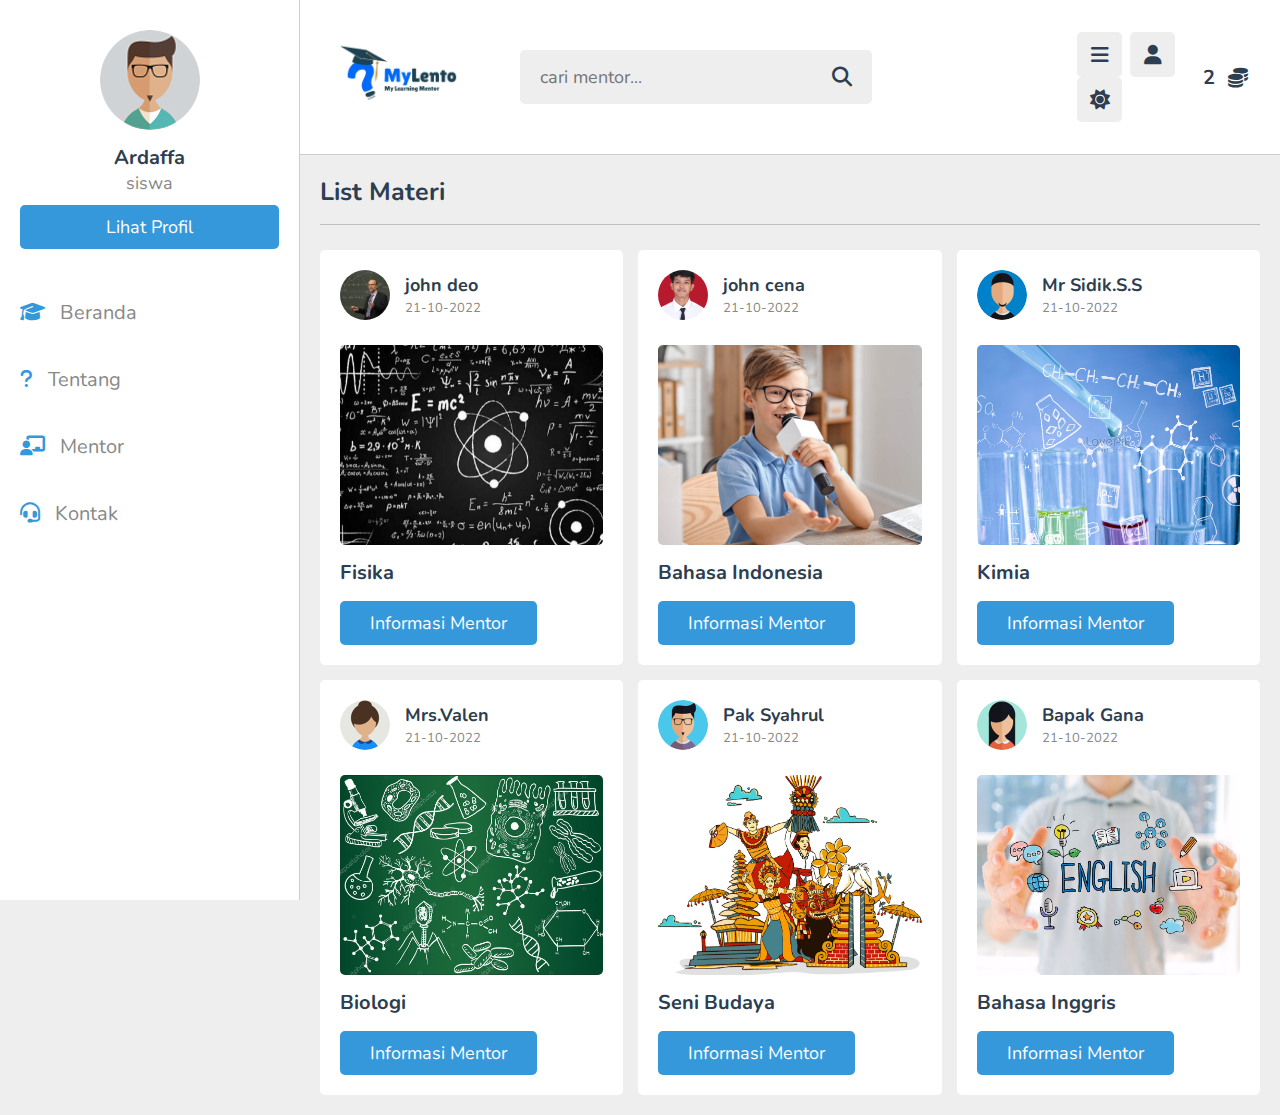
<file: desgin/home.html>
<!DOCTYPE html>
<html lang="en">

<head>
   <meta charset="UTF-8">
   <meta http-equiv="X-UA-Compatible" content="IE=edge">
   <meta name="viewport" content="width=device-width, initial-scale=1.0">
   <title>home</title>

   <!-- font awesome cdn link  -->
   <link rel="stylesheet" href="https://cdnjs.cloudflare.com/ajax/libs/font-awesome/6.1.2/css/all.min.css">

   <!-- custom css file link  -->
   <link rel="stylesheet" href="css/style.css">

   <style>
      .header .flex .icons {
         margin-left: 200px;
      }
   </style>

</head>

<body>

   <header class="header">

      <section class="flex">

         <a href="home.html" class="logo"><img src="images\MyLentoLogo.png"></a>

         <form action="search.html" method="post" class="search-form">
            <input type="text" name="search_box" required placeholder="cari mentor..." maxlength="100">
            <button type="submit" class="fas fa-search"></button>
         </form>

         <div class="icons">
            <div id="menu-btn" class="fas fa-bars"></div>
            <div id="search-btn" class="fas fa-search"></div>
            <div id="user-btn" class="fas fa-user"></div>
            <div id="toggle-btn" class="fas fa-sun"></div>
         </div>

         <div class="iconscoin">
            <p>2</p>
            <div id="coin-btn" class="fas fa-coins"></div>

         </div>


         <div class="profile">
            <img src="images/pic-1.jpg" class="image" alt="">
            <h3 class="name">Ardaffa</h3>
            <p class="role">siswa</p>
            <a href="profile.html" class="btn">Lihat Profil</a>
         </div>

      </section>

   </header>

   <div class="side-bar">

      <div id="close-btn">
         <i class="fas fa-times"></i>
      </div>

      <div class="profile">
         <img src="images/pic-1.jpg" class="image" alt="">
         <h3 class="name">Ardaffa</h3>
         <p class="role">siswa</p>
         <a href="profile.html" class="btn"> Lihat Profil</a>
      </div>

      <nav class="navbar">
         <a href="home.html"><i class="fas fa-graduation-cap"></i><span>Beranda</span></a>
         <a href="about.html"><i class="fas fa-question"></i><span>Tentang</span></a>
         <a href="teachers.html"><i class="fas fa-chalkboard-user"></i><span>Mentor</span></a>
         <a href="contact.html"><i class="fas fa-headset"></i><span>Kontak</span></a>
      </nav>

   </div>

   <section class="courses">

      <h1 class="heading">List Materi</h1>

      <div class="box-container">

         <div class="box">
            <div class="tutor">
               <img src="images\cara-menjadi-dosen-1.jpg" alt="">
               <div class="info">
                  <h3>john deo</h3>
                  <span>21-10-2022</span>
               </div>
            </div>
            <div class="thumb">
               <img src="images\ae37d9b74c0c5bf5afa6070ca01ef5de.jpg">
            </div>
            <h3 class="title">Fisika</h3>
            <a href="playlist.html" class="inline-btn">Informasi Mentor</a>
         </div>

         <div class="box">
            <div class="tutor">
               <img src="images\2 .png" alt="">
               <div class="info">
                  <h3>john cena</h3>
                  <span>21-10-2022</span>
               </div>
            </div>
            <div class="thumb">
               <img src="images\Public-Speaking-for-Kids.jpg" alt="">
            </div>
            <h3 class="title">Bahasa Indonesia</h3>
            <a href="playlist.html" class="inline-btn">Informasi Mentor</a>
         </div>

         <div class="box">
            <div class="tutor">
               <img src="images/pic-4.jpg" alt="">
               <div class="info">
                  <h3>Mr Sidik.S.S</h3>
                  <span>21-10-2022</span>
               </div>
            </div>
            <div class="thumb">
               <img src="images\6891.jpg_wh1200.jpg" alt="">
            </div>
            <h3 class="title">Kimia</h3>
            <a href="playlist.html" class="inline-btn">Informasi Mentor</a>
         </div>

         <div class="box">
            <div class="tutor">
               <img src="images/pic-5.jpg" alt="">
               <div class="info">
                  <h3>Mrs.Valen</h3>
                  <span>21-10-2022</span>
               </div>
            </div>
            <div class="thumb">
               <img src="images/bio.png" alt="">
            </div>
            <h3 class="title">Biologi</h3>
            <a href="playlist.html" class="inline-btn">Informasi Mentor</a>
         </div>

         <div class="box">
            <div class="tutor">
               <img src="images/pic-6.jpg" alt="">
               <div class="info">
                  <h3>Pak Syahrul</h3>
                  <span>21-10-2022</span>
               </div>
            </div>
            <div class="thumb">
               <img src="images\welcome.jpg" alt="">
            </div>
            <h3 class="title">Seni Budaya</h3>
            <a href="playlist.html" class="inline-btn">Informasi Mentor</a>
         </div>

         <div class="box">
            <div class="tutor">
               <img src="images/pic-7.jpg" alt="">
               <div class="info">
                  <h3>Bapak Gana</h3>
                  <span>21-10-2022</span>
               </div>
            </div>
            <div class="thumb">
               <img src="images\kursus-bahasa-inggris-1.jpg" alt="">
            </div>
            <h3 class="title">Bahasa Inggris</h3>
            <a href="playlist.html" class="inline-btn">Informasi Mentor</a>
         </div>

      </div>

   </section>

   <!-- custom js file link  -->
   <script src="js/script.js"></script>


</body>

</html>
</file>
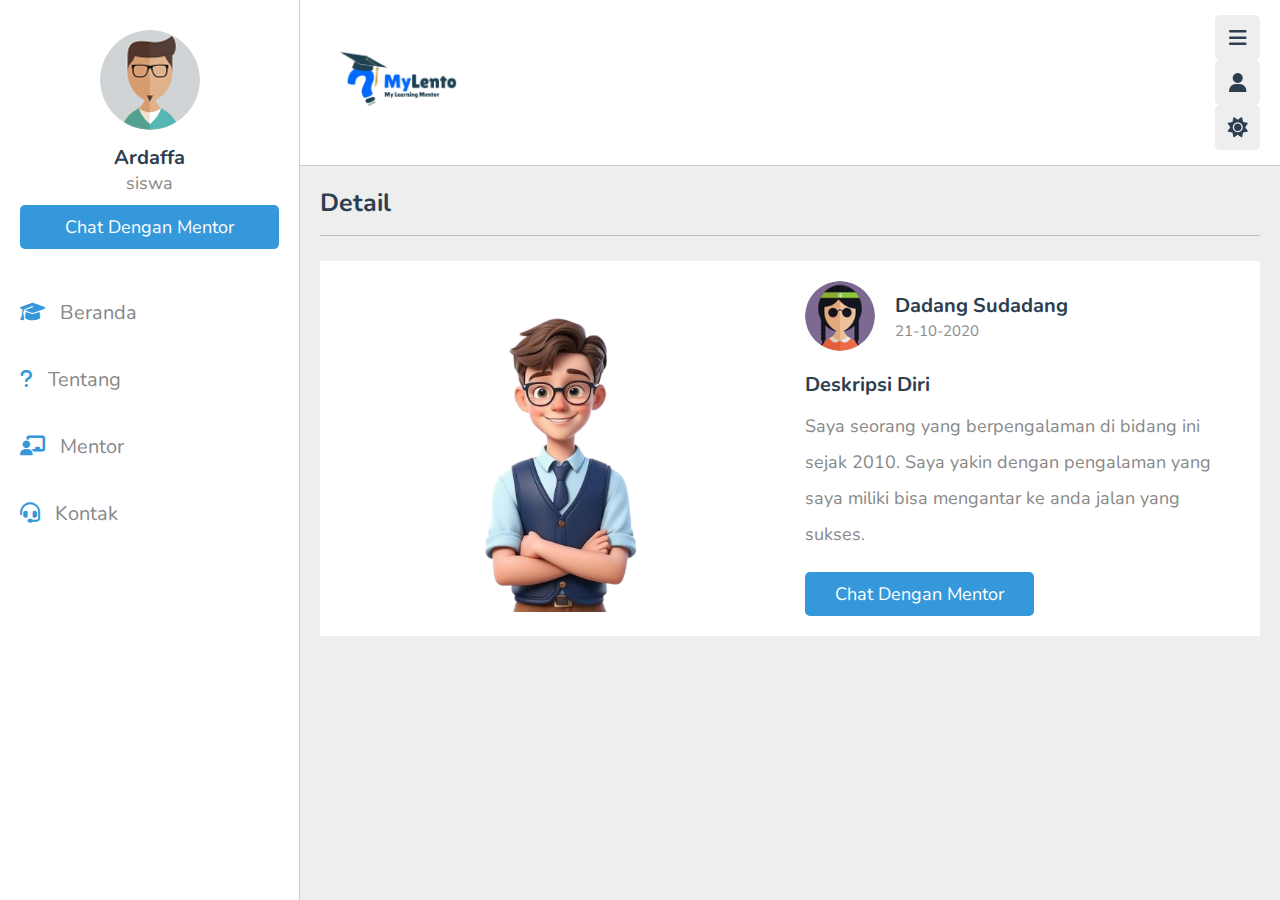
<file: desgin/playlist.html>
<!DOCTYPE html>
<html lang="en">

<head>
   <meta charset="UTF-8">
   <meta http-equiv="X-UA-Compatible" content="IE=edge">
   <meta name="viewport" content="width=device-width, initial-scale=1.0">
   <title>video playlist</title>

   <!-- font awesome cdn link  -->
   <link rel="stylesheet" href="https://cdnjs.cloudflare.com/ajax/libs/font-awesome/6.1.2/css/all.min.css">

   <!-- custom css file link  -->
   <link rel="stylesheet" href="css/style.css">

</head>

<body>

   <header class="header">

      <section class="flex">

         <a href="home.html" class="logo"><img src="images\MyLentoLogo.png"></a>


         <div class="icons">
            <div id="menu-btn" class="fas fa-bars"></div>
            <div id="user-btn" class="fas fa-user"></div>
            <div id="toggle-btn" class="fas fa-sun"></div>
         </div>

         <div class="iconscoin">
            <p>2</p>
            <div id="coin-btn" class="fas fa-coins"></div>

         </div>

         <div class="profile">
            <img src="images\banner1.png" class="image" alt="">
            <h3 class="name">Ardaffa</h3>
            <p class="role">siswa</p>
            <a href="chat.html" class="btn">Chat dengan mentor</a>
         </div>

      </section>

   </header>

   <div class="side-bar">

      <div id="close-btn">
         <i class="fas fa-times"></i>
      </div>

      <div class="profile">
         <img src="images/pic-1.jpg" class="image" alt="">
         <h3 class="name">Ardaffa</h3>
         <p class="role">siswa</p>
         <a href="chat.html" class="btn">Chat dengan mentor</a>
      </div>

      <nav class="navbar">
         <a href="home.html"><i class="fas fa-graduation-cap"></i><span>Beranda</span></a>
         <a href="about.html"><i class="fas fa-question"></i><span>Tentang</span></a>
         <a href="teachers.html"><i class="fas fa-chalkboard-user"></i><span>Mentor</span></a>
         <a href="contact.html"><i class="fas fa-headset"></i><span>Kontak</span></a>
      </nav>

   </div>

   <section class="playlist-details">

      <h1 class="heading">Detail</h1>

      <div class="row">

         <div class="column">

            <div class="thumb">
               <img src="images\banner1.png" alt="">
            </div>
         </div>
         <div class="column">
            <div class="tutor">
               <img src="images/pic-2.jpg" alt="">
               <div>
                  <h3>Dadang Sudadang</h3>
                  <span>21-10-2020</span>
               </div>
            </div>

            <div class="details">
               <h3>Deskripsi Diri</h3>
               <p>Saya seorang yang berpengalaman di bidang ini sejak 2010. Saya yakin dengan pengalaman yang saya
                  miliki bisa mengantar ke anda jalan yang sukses.</p>
               <a href="chat.html" class="inline-btn">Chat dengan mentor</a>
            </div>
         </div>
      </div>

   </section>


   <script src="js/script.js"></script>


</body>

</html>
</file>
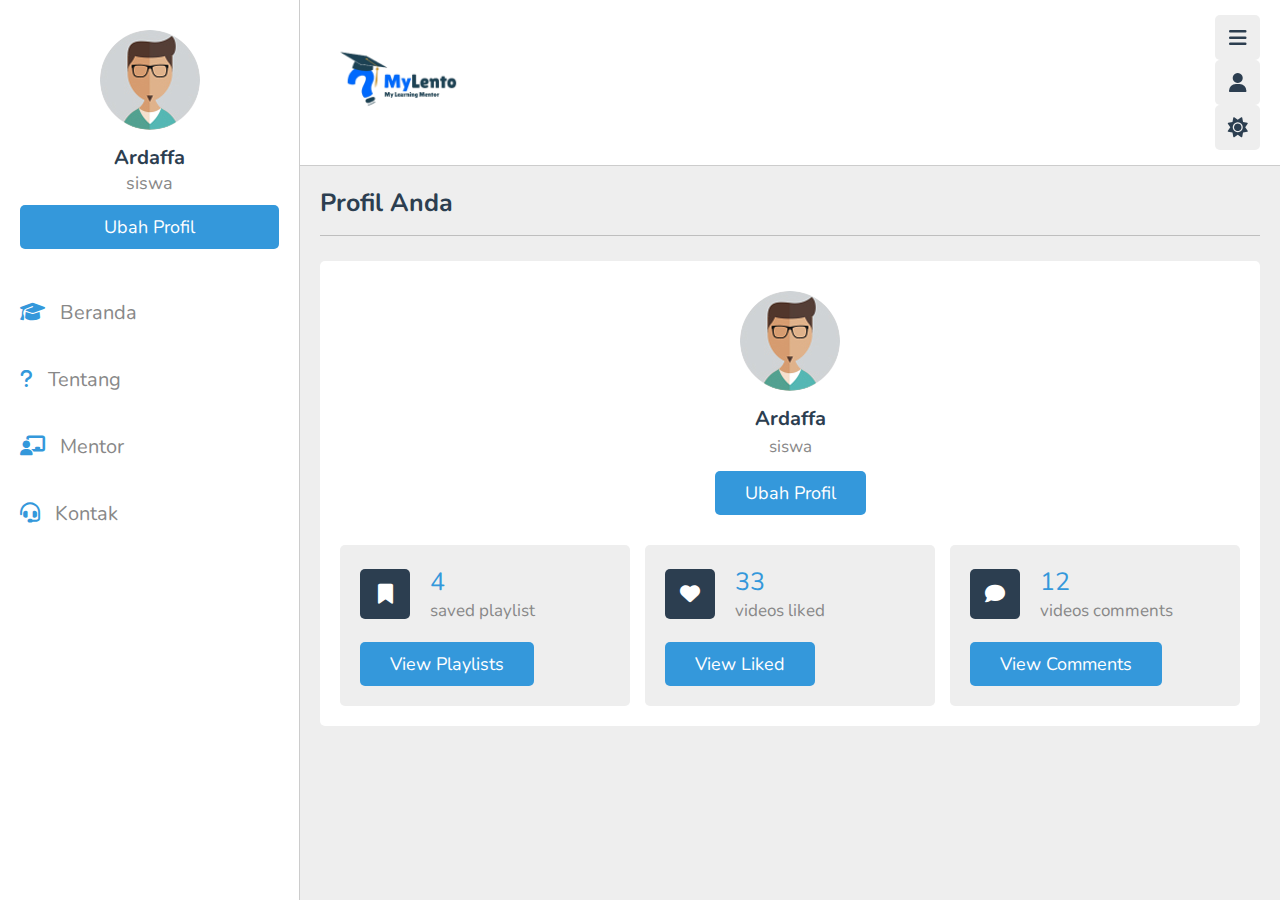
<file: desgin/profile.html>
<!DOCTYPE html>
<html lang="en">

<head>
   <meta charset="UTF-8">
   <meta http-equiv="X-UA-Compatible" content="IE=edge">
   <meta name="viewport" content="width=device-width, initial-scale=1.0">
   <title>profile</title>

   <!-- font awesome cdn link  -->
   <link rel="stylesheet" href="https://cdnjs.cloudflare.com/ajax/libs/font-awesome/6.1.2/css/all.min.css">

   <!-- custom css file link  -->
   <link rel="stylesheet" href="css/style.css">

</head>

<body>

   <header class="header">

      <section class="flex">

         <a href="home.html" class="logo"><img src="images\MyLentoLogo.png"></a>

         <div class="icons">
            <div id="menu-btn" class="fas fa-bars"></div>
            <div id="user-btn" class="fas fa-user"></div>
            <div id="toggle-btn" class="fas fa-sun"></div>
         </div>

         <div class="iconscoin">
            <p>2</p>
            <div id="coin-btn" class="fas fa-coins"></div>

         </div>

         <div class="profile">
            <img src="images/pic-1.jpg" class="image" alt="">
            <h3 class="name">Ardaffa</h3>
            <p class="role">siswa</p>
            <a href="profile.html" class="btn">Ubah Profil</a>
         </div>

      </section>

   </header>

   <div class="side-bar">

      <div id="close-btn">
         <i class="fas fa-times"></i>
      </div>

      <div class="profile">
         <img src="images/pic-1.jpg" class="image" alt="">
         <h3 class="name">Ardaffa</h3>
         <p class="role">siswa</p>
         <a href="profile.html" class="btn">Ubah Profil</a>
      </div>

      <nav class="navbar">
         <a href="home.html"><i class="fas fa-graduation-cap"></i><span>Beranda</span></a>
         <a href="about.html"><i class="fas fa-question"></i><span>Tentang</span></a>
         <a href="teachers.html"><i class="fas fa-chalkboard-user"></i><span>Mentor</span></a>
         <a href="contact.html"><i class="fas fa-headset"></i><span>Kontak</span></a>
      </nav>

   </div>

   <section class="user-profile">

      <h1 class="heading">Profil Anda</h1>

      <div class="info">

         <div class="user">
            <img src="images/pic-1.jpg" alt="">
            <h3>Ardaffa</h3>
            <p>siswa</p>
            <a href="update.html" class="inline-btn">Ubah Profil</a>
         </div>

         <div class="box-container">

            <div class="box">
               <div class="flex">
                  <i class="fas fa-bookmark"></i>
                  <div>
                     <span>4</span>
                     <p>saved playlist</p>
                  </div>
               </div>
               <a href="#" class="inline-btn">view playlists</a>
            </div>

            <div class="box">
               <div class="flex">
                  <i class="fas fa-heart"></i>
                  <div>
                     <span>33</span>
                     <p>videos liked</p>
                  </div>
               </div>
               <a href="#" class="inline-btn">view liked</a>
            </div>

            <div class="box">
               <div class="flex">
                  <i class="fas fa-comment"></i>
                  <div>
                     <span>12</span>
                     <p>videos comments</p>
                  </div>
               </div>
               <a href="#" class="inline-btn">view comments</a>
            </div>

         </div>
      </div>

   </section>
















   <!-- custom js file link  -->
   <script src="js/script.js"></script>


</body>

</html>
</file>
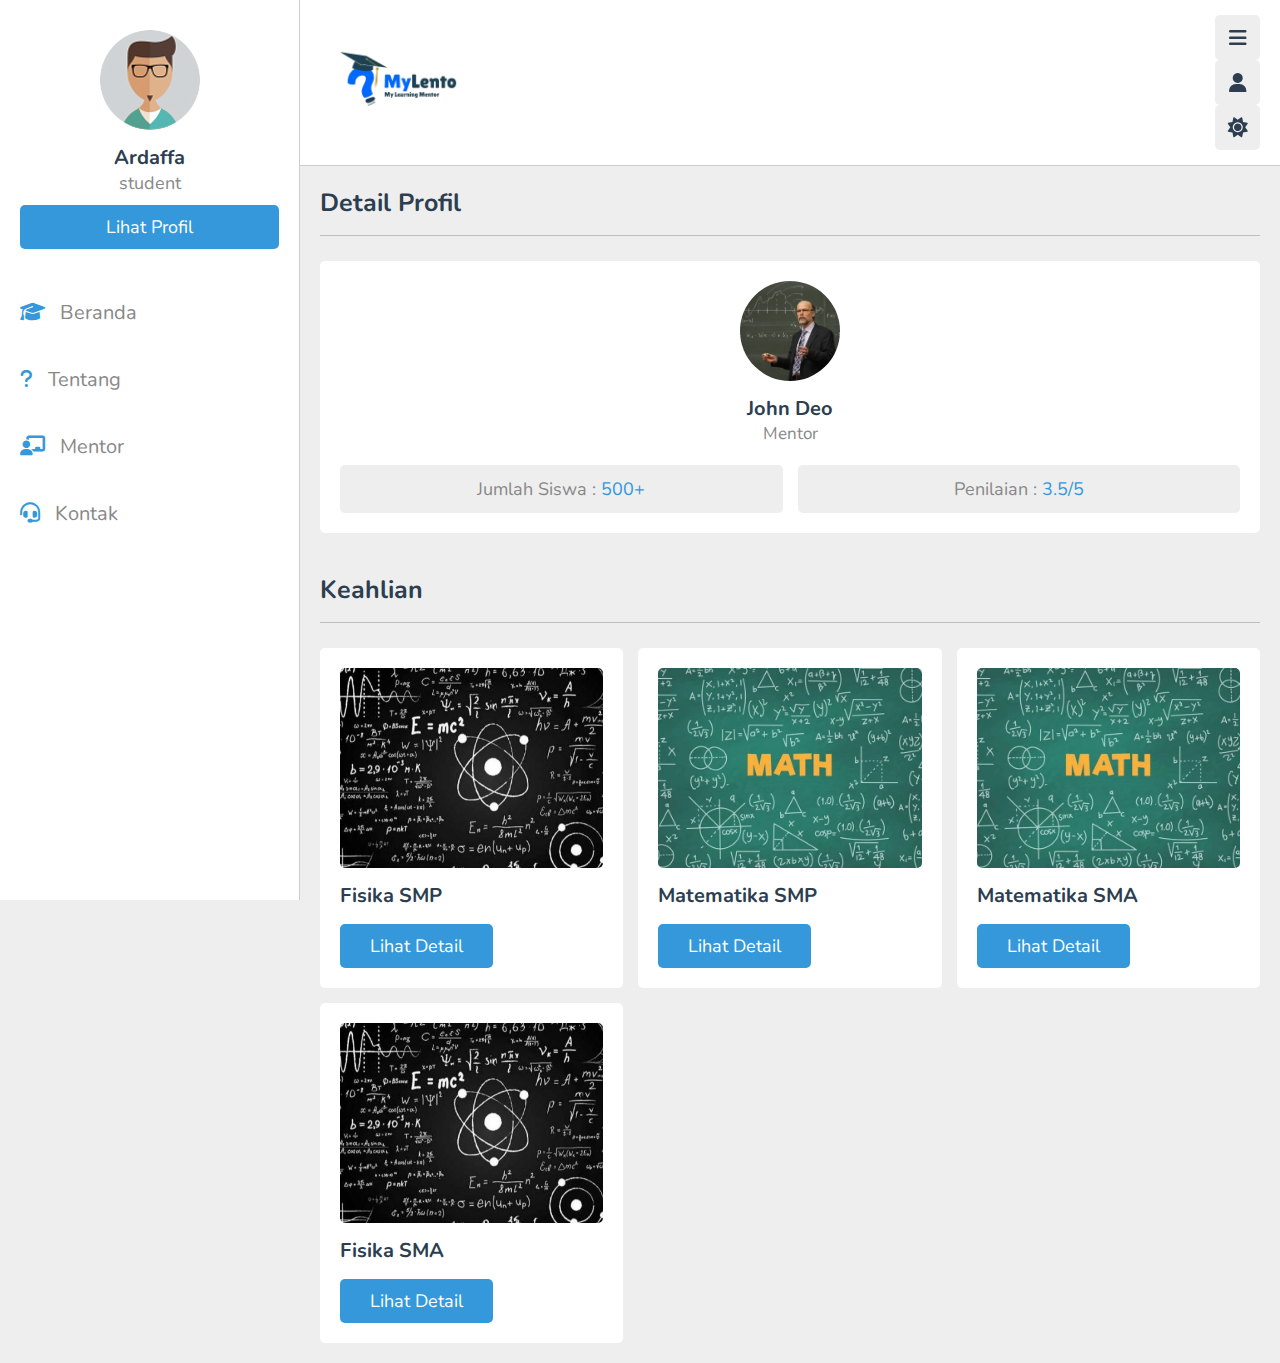
<file: desgin/teacher_profile.html>
<!DOCTYPE html>
<html lang="en">

<head>
   <meta charset="UTF-8">
   <meta http-equiv="X-UA-Compatible" content="IE=edge">
   <meta name="viewport" content="width=device-width, initial-scale=1.0">
   <title>tutor profile</title>

   <!-- font awesome cdn link  -->
   <link rel="stylesheet" href="https://cdnjs.cloudflare.com/ajax/libs/font-awesome/6.1.2/css/all.min.css">

   <!-- custom css file link  -->
   <link rel="stylesheet" href="css/style.css">

</head>

<body>

   <header class="header">

      <section class="flex">

         <a href="home.html" class="logo"><img src="images\MyLentoLogo.png"></a>

         <div class="icons">
            <div id="menu-btn" class="fas fa-bars"></div>
            <div id="user-btn" class="fas fa-user"></div>
            <div id="toggle-btn" class="fas fa-sun"></div>
         </div>

         <div class="iconscoin">
            <p>2</p>
            <div id="coin-btn" class="fas fa-coins"></div>

         </div>

         <div class="profile">
            <img src="images/pic-1.jpg" class="image" alt="">
            <h3 class="name">Ardaffa</h3>
            <p class="role">student</p>
            <a href="profile.html" class="btn">Lihat Profil</a>
         </div>

      </section>

   </header>

   <div class="side-bar">

      <div id="close-btn">
         <i class="fas fa-times"></i>
      </div>

      <div class="profile">
         <img src="images/pic-1.jpg" class="image" alt="">
         <h3 class="name">Ardaffa</h3>
         <p class="role">student</p>
         <a href="profile.html" class="btn">Lihat Profil</a>
      </div>

      <nav class="navbar">
         <a href="home.html"><i class="fas fa-graduation-cap"></i><span>Beranda</span></a>
         <a href="about.html"><i class="fas fa-question"></i><span>Tentang</span></a>
         <a href="teachers.html"><i class="fas fa-chalkboard-user"></i><span>Mentor</span></a>
         <a href="contact.html"><i class="fas fa-headset"></i><span>Kontak</span></a>
      </nav>

   </div>

   <section class="teacher-profile">

      <h1 class="heading">Detail Profil</h1>

      <div class="details">
         <div class="tutor">
            <img src="images\cara-menjadi-dosen-1.jpg" alt="">
            <h3>John Deo</h3>
            <span>Mentor</span>
         </div>
         <div class="flex">
            <p>Jumlah Siswa : <span>500+</span></p>
            <p>Penilaian : <span>3.5/5</span></p>
         </div>
      </div>

   </section>

   <section class="courses">

      <h1 class="heading">Keahlian</h1>

      <div class="box-container">

         <div class="box">
            <div class="thumb">
               <img src="images\ae37d9b74c0c5bf5afa6070ca01ef5de.jpg" alt="">
            </div>
            <h3 class="title">Fisika SMP</h3>
            <a href="playlist.html" class="inline-btn">Lihat Detail</a>
         </div>

         <div class="box">
            <div class="thumb">
               <img src="images\Functional-Skills-Math-Level-2.png" alt="">
            </div>
            <h3 class="title">Matematika SMP</h3>
            <a href="playlist.html" class="inline-btn">Lihat Detail</a>
         </div>

         <div class="box">
            <div class="thumb">
               <img src="images\Functional-Skills-Math-Level-2.png" alt="">
            </div>
            <h3 class="title">Matematika SMA</h3>
            <a href="playlist.html" class="inline-btn">Lihat Detail</a>
         </div>

         <div class="box">
            <div class="thumb">
               <img src="images\ae37d9b74c0c5bf5afa6070ca01ef5de.jpg" alt="">
            </div>
            <h3 class="title">Fisika SMA</h3>
            <a href="playlist.html" class="inline-btn">Lihat Detail</a>
         </div>

      </div>

   </section>












   <!-- custom js file link  -->
   <script src="js/script.js"></script>


</body>

</html>
</file>
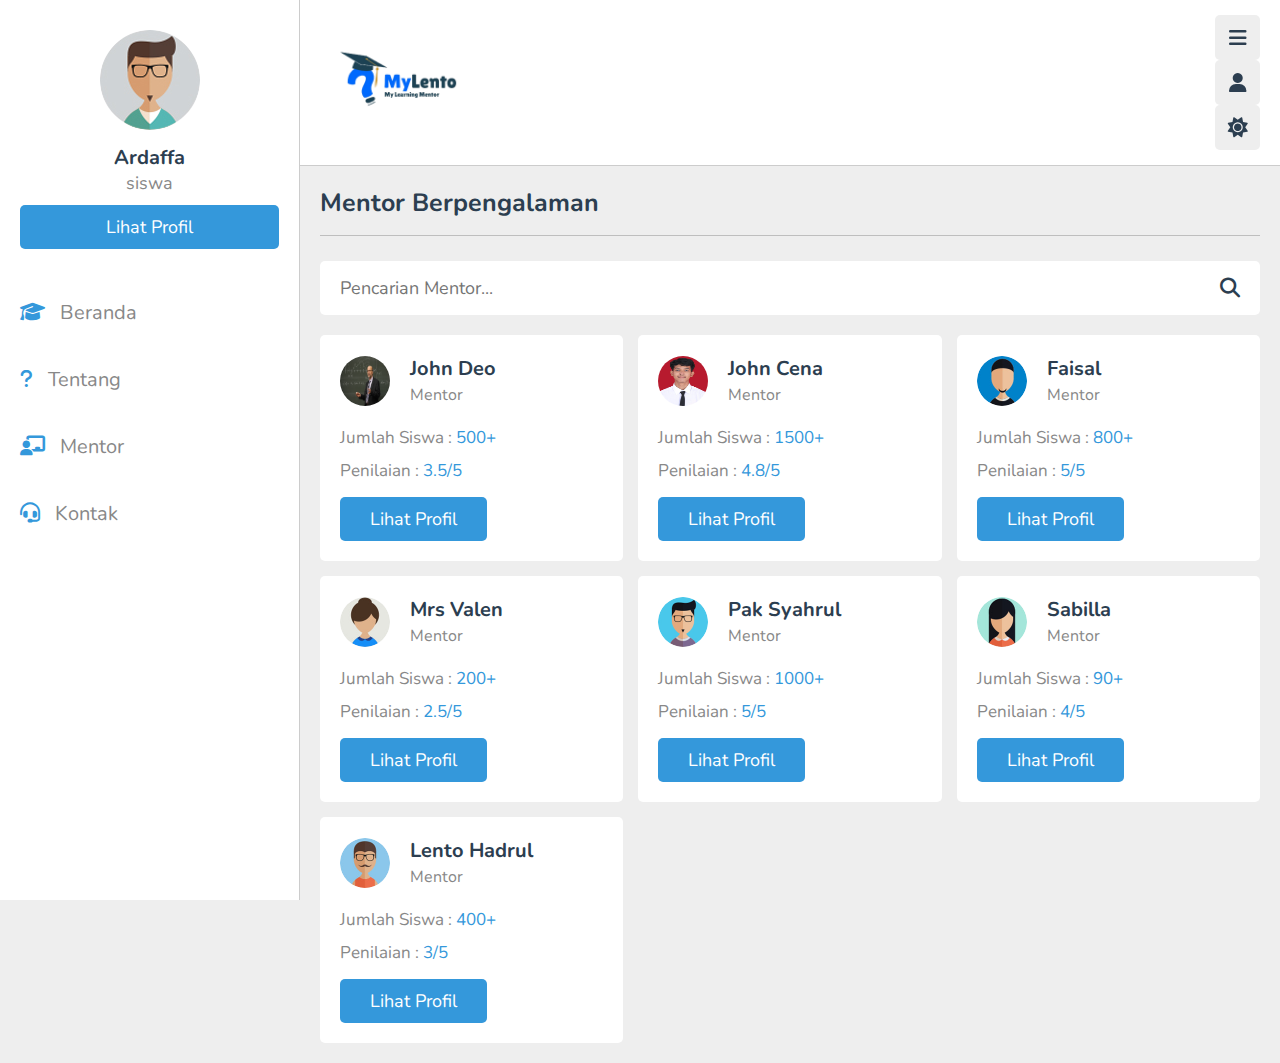
<file: desgin/teachers.html>
<!DOCTYPE html>
<html lang="en">

<head>
   <meta charset="UTF-8">
   <meta http-equiv="X-UA-Compatible" content="IE=edge">
   <meta name="viewport" content="width=device-width, initial-scale=1.0">
   <title>teachers</title>

   <!-- font awesome cdn link  -->
   <link rel="stylesheet" href="https://cdnjs.cloudflare.com/ajax/libs/font-awesome/6.1.2/css/all.min.css">

   <!-- custom css file link  -->
   <link rel="stylesheet" href="css/style.css">

</head>

<body>

   <header class="header">

      <section class="flex">

         <a href="home.html" class="logo"><img src="images\MyLentoLogo.png"></a>

         <div class="icons">
            <div id="menu-btn" class="fas fa-bars"></div>
            <div id="user-btn" class="fas fa-user"></div>
            <div id="toggle-btn" class="fas fa-sun"></div>
         </div>

         <div class="iconscoin">
            <p>2</p>
            <div id="coin-btn" class="fas fa-coins"></div>

         </div>

         <div class="profile">
            <img src="images/pic-1.jpg" class="image" alt="">
            <h3 class="name">Ardaffa</h3>
            <p class="role">siswa</p>
            <a href="profile.html" class="btn">Lihat Profil</a>
         </div>

      </section>

   </header>

   <div class="side-bar">

      <div id="close-btn">
         <i class="fas fa-times"></i>
      </div>

      <div class="profile">
         <img src="images/pic-1.jpg" class="image" alt="">
         <h3 class="name">Ardaffa</h3>
         <p class="role">siswa</p>
         <a href="profile.html" class="btn">Lihat Profil</a>
      </div>

      <nav class="navbar">
         <a href="home.html"><i class="fas fa-graduation-cap"></i><span>Beranda</span></a>
         <a href="about.html"><i class="fas fa-question"></i><span>Tentang</span></a>
         <a href="teachers.html"><i class="fas fa-chalkboard-user"></i><span>Mentor</span></a>
         <a href="contact.html"><i class="fas fa-headset"></i><span>Kontak</span></a>
      </nav>

   </div>

   <section class="teachers">

      <h1 class="heading">Mentor Berpengalaman</h1>

      <form action="" method="post" class="search-tutor">
         <input type="text" name="search_box" placeholder="Pencarian Mentor..." required maxlength="100">
         <button type="submit" class="fas fa-search" name="search_tutor"></button>
      </form>

      <div class="box-container">

         <div class="box">
            <div class="tutor">
               <img src="images\cara-menjadi-dosen-1.jpg" alt="">
               <div>
                  <h3>John Deo</h3>
                  <span>Mentor</span>
               </div>
            </div>
            <p>Jumlah Siswa : <span>500+</span></p>
            <p>Penilaian : <span>3.5/5</span></p>
            <a href="teacher_profile.html" class="inline-btn">Lihat Profil</a>
         </div>


         <div class="box">
            <div class="tutor">
               <img src="images\2 .png" alt="">
               <div>
                  <h3>John Cena</h3>
                  <span>Mentor</span>
               </div>
            </div>

            <p>Jumlah Siswa : <span>1500+</span></p>
            <p>Penilaian : <span>4.8/5</span></p>
            <a href="teacher_profile.html" class="inline-btn">Lihat Profil</a>
         </div>

         <div class="box">
            <div class="tutor">
               <img src="images/pic-4.jpg" alt="">
               <div>
                  <h3>Faisal</h3>
                  <span>Mentor</span>
               </div>
            </div>
            <p>Jumlah Siswa : <span>800+</span></p>
            <p>Penilaian : <span>5/5</span></p>
            <a href="teacher_profile.html" class="inline-btn">Lihat Profil</a>
         </div>

         <div class="box">
            <div class="tutor">
               <img src="images/pic-5.jpg" alt="">
               <div>
                  <h3>Mrs Valen</h3>
                  <span>Mentor</span>
               </div>
            </div>
            <p>Jumlah Siswa : <span>200+</span></p>
            <p>Penilaian : <span>2.5/5</span></p>
            <a href="teacher_profile.html" class="inline-btn">Lihat Profil</a>
         </div>

         <div class="box">
            <div class="tutor">
               <img src="images/pic-6.jpg" alt="">
               <div>
                  <h3>Pak Syahrul</h3>
                  <span>Mentor</span>
               </div>
            </div>
            <p>Jumlah Siswa : <span>1000+</span></p>
            <p>Penilaian : <span>5/5</span></p>
            <a href="teacher_profile.html" class="inline-btn">Lihat Profil</a>
         </div>

         <div class="box">
            <div class="tutor">
               <img src="images/pic-7.jpg" alt="">
               <div>
                  <h3>Sabilla</h3>
                  <span>Mentor</span>
               </div>
            </div>
            <p>Jumlah Siswa : <span>90+</span></p>
            <p>Penilaian : <span>4/5</span></p>
            <a href="teacher_profile.html" class="inline-btn">Lihat Profil</a>
         </div>

         <div class="box">
            <div class="tutor">
               <img src="images/pic-8.jpg" alt="">
               <div>
                  <h3>Lento Hadrul</h3>
                  <span>Mentor</span>
               </div>
            </div>
            <p>Jumlah Siswa : <span>400+</span></p>
            <p>Penilaian : <span>3/5</span></p>
            <a href="teacher_profile.html" class="inline-btn">Lihat Profil</a>
         </div>

      </div>

   </section>















   <!-- custom js file link  -->
   <script src="js/script.js"></script>


</body>

</html>
</file>
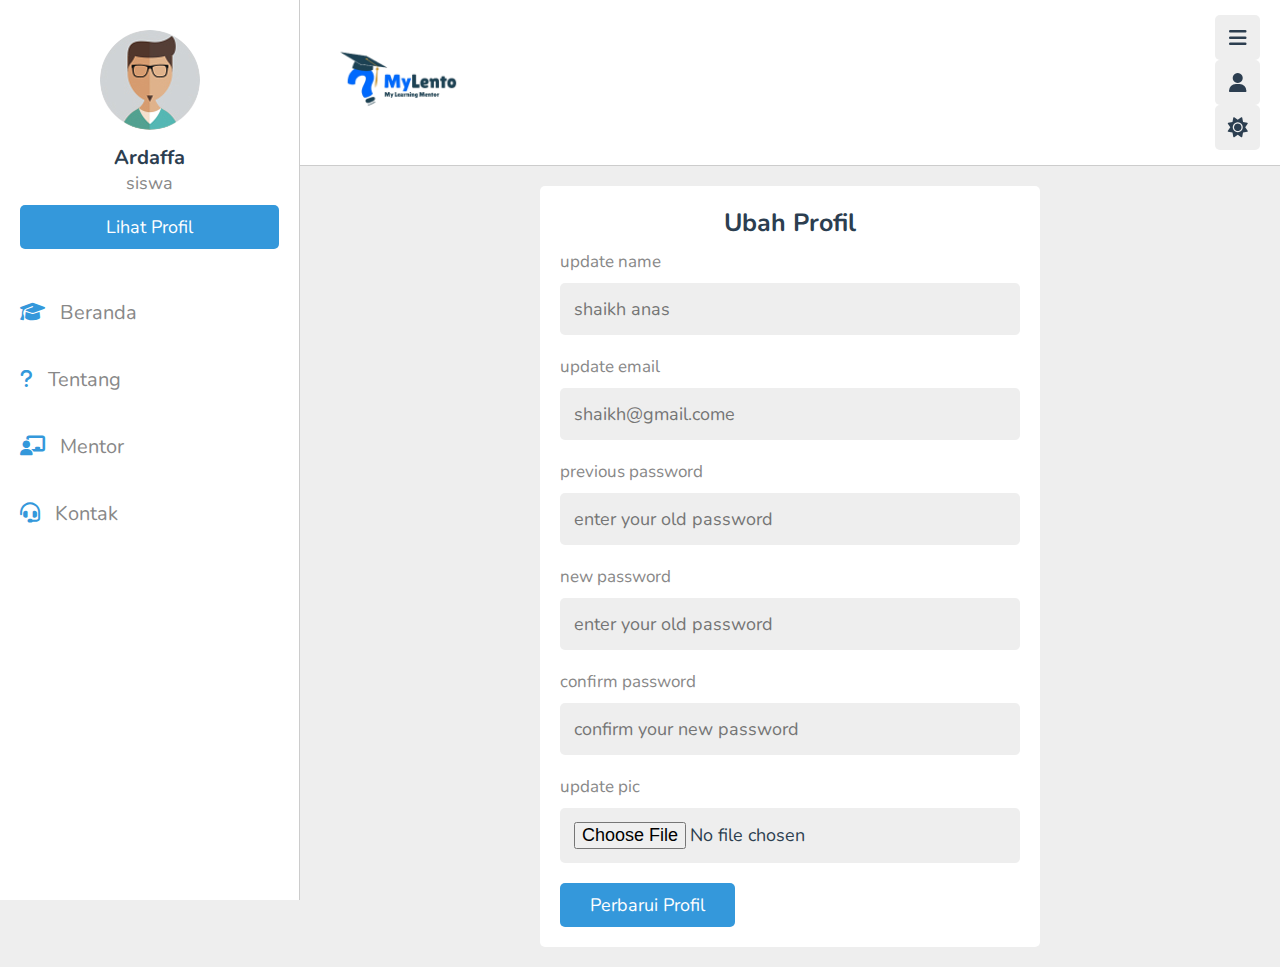
<file: desgin/update.html>
<!DOCTYPE html>
<html lang="en">

<head>
   <meta charset="UTF-8">
   <meta http-equiv="X-UA-Compatible" content="IE=edge">
   <meta name="viewport" content="width=device-width, initial-scale=1.0">
   <title>update</title>

   <!-- font awesome cdn link  -->
   <link rel="stylesheet" href="https://cdnjs.cloudflare.com/ajax/libs/font-awesome/6.1.2/css/all.min.css">

   <!-- custom css file link  -->
   <link rel="stylesheet" href="css/style.css">

</head>

<body>

   <header class="header">

      <section class="flex">

         <a href="home.html" class="logo"><img src="images\MyLentoLogo.png"></a>

         <div class="icons">
            <div id="menu-btn" class="fas fa-bars"></div>
            <div id="user-btn" class="fas fa-user"></div>
            <div id="toggle-btn" class="fas fa-sun"></div>
         </div>

         <div class="iconscoin">
            <p>2</p>
            <div id="coin-btn" class="fas fa-coins"></div>

         </div>

         <div class="profile">
            <img src="images/pic-1.jpg" class="image" alt="">
            <h3 class="name">Ardaffa</h3>
            <p class="role">siswa</p>
            <a href="profile.html" class="btn">Lihat profile</a>
         </div>

      </section>

   </header>

   <div class="side-bar">

      <div id="close-btn">
         <i class="fas fa-times"></i>
      </div>

      <div class="profile">
         <img src="images/pic-1.jpg" class="image" alt="">
         <h3 class="name">Ardaffa</h3>
         <p class="role">siswa</p>
         <a href="profile.html" class="btn">Lihat profil</a>
      </div>

      <nav class="navbar">
         <a href="home.html"><i class="fas fa-graduation-cap"></i><span>Beranda</span></a>
         <a href="about.html"><i class="fas fa-question"></i><span>Tentang</span></a>
         <a href="teachers.html"><i class="fas fa-chalkboard-user"></i><span>Mentor</span></a>
         <a href="contact.html"><i class="fas fa-headset"></i><span>Kontak</span></a>
      </nav>

   </div>

   <section class="form-container">

      <form action="" method="post" enctype="multipart/form-data">
         <h3>Ubah profil</h3>
         <p>update name</p>
         <input type="text" name="name" placeholder="shaikh anas" maxlength="50" class="box">
         <p>update email</p>
         <input type="email" name="email" placeholder="shaikh@gmail.come" maxlength="50" class="box">
         <p>previous password</p>
         <input type="password" name="old_pass" placeholder="enter your old password" maxlength="20" class="box">
         <p>new password</p>
         <input type="password" name="new_pass" placeholder="enter your old password" maxlength="20" class="box">
         <p>confirm password</p>
         <input type="password" name="c_pass" placeholder="confirm your new password" maxlength="20" class="box">
         <p>update pic</p>
         <input type="file" accept="image/*" class="box">
         <a href="home.html" class="inline-btn" onclick="alert('Profil berhasil diperbarui!')"> Perbarui Profil</a>
      </form>

   </section>
















   <!-- custom js file link  -->
   <script src="js/script.js"></script>


</body>

</html>
</file>
<file: style.css>
/*   === Global Styling Starts ===   */
*{
	margin: 0;
	padding: 0;
	box-sizing: border-box;
	font-family: 'Roboto', sans-serif;
}

html{
	scroll-behavior: smooth;
	
	/* Variables For Storing Colors */
	--primary-clr: #3498db; /* Mengganti warna utama menjadi biru */
	--primary-medium-clr: #d8e9df;
	--primary-light-clr: #edfaf1;
	--bg-clr-1: #ffffff;
	--dark-heading-clr: #2c3e50;
	--dark-text-clr: #6c757d;
	--light-heading-clr: #efefef;
	--light-text-clr: #cecece;
}

/* Styling untuk button */
button.btn{
	padding: 12px 20px;
	background-color: var(--primary-clr);
	color: white;
	font-size: 16px;
	border-radius: 50px;
	box-shadow: 0 4px 10px rgba(0, 0, 0, 0.1);
	border: 1px solid transparent;
	cursor: pointer;
	transition: all 0.3s;
}

button.btn:hover{
	background-color: #2980b9;
	color: white;
}

body{
	width: 100%;
	min-height: 100vh;
	background-color: var(--bg-clr-1);
}

/* Styling untuk section-header */
.section-header h1 {
	position: relative;
	font-size: 32px;
	letter-spacing: 1px;
	color: var(--dark-heading-clr);
	margin-bottom: 20px;
}

.section-header h1::before {
	position: absolute;
	content: '';
	width: 100px;
	height: 1px;
	left: 0;
	top: calc(100% + 5px);
	background-color: var(--dark-text-clr);
}

.section-header h1::after {
	position: absolute;
	content: '';
	width: 50px;
	height: 3px;
	left: 0;
	top: calc(100% + 4px);
	background-color: var(--primary-clr);
}

.section-header p {
	color: var(--dark-text-clr);
	margin-bottom: 40px;
	max-width: 700px;
}

/*   === Global Styling Ends ===   */

/*   === Home Section Styling Starts ===   */
.home .main-navbar{
	position: fixed;
	width: 100%;
	height: 12vh;
	max-height: 80px;
	background-color: #eeeeee;
	padding: 0px 8%;
	margin: 0px auto;
	display: flex;
	justify-content: space-between;
	align-items: center;
	z-index: 100;
	box-shadow: 0 4px 6px rgba(0, 0, 0, 0.1); /* Menambahkan shadow */
}

.main-navbar .logo img{
	width: 120px;
	height: auto;
}

.navbar-text {
   font-size: 30px; /* Sedikit lebih besar untuk menonjolkan header */
    color: #2c3e50; /* Warna lebih gelap untuk tampilan profesional */
    font-family: 'Poppins', sans-serif; /* Menggunakan font Poppins yang elegan */
    margin-left: 20px;
    letter-spacing: 5px; /* Memberikan spasi antar huruf agar lebih mudah dibaca */
    text-transform: uppercase;
}

.main-navbar .get-started-btn{
	position: relative;
	left: 100px;
	background-color: #b9daff;
	color: black;
    font-weight: bold;
}

.main-navbar .get-started-btn:hover{
	background-color: #006BFF;
	color: white;
	border: 1px solid #b9daff;
}

.home .banner{
	width: 100%;
	min-height: 100vh;
	padding: 100px 5% 70px;
	display: flex;
	justify-content: space-between;
	align-items: center;
	background: #b9daff;
  /* Mengubah background menjadi gradient */
}

.banner .banner-desc h2{
    font-size: 50px;
	font-weight: bold;
	color: var(--dark-heading-clr);
	letter-spacing: 2px;
	line-height: 1.4;
	margin-bottom: 10px;
	text-shadow: 2px 2px 6px rgba(0, 0, 0, 0.2); /* Menambahkan shadow pada teks */
	animation: fadeInDown 1s ease-in-out; /* Animasi saat muncul */
}

@keyframes fadeInDown {
	from {
		opacity: 0;
		transform: translateY(-20px);
	}
	to {
		opacity: 1;
		transform: translateY(0);
	}
}

.banner .banner-desc p{
	font-size: 18px;
	color: var(--dark-text-clr);
	line-height: 1.6;
	margin-bottom: 50px;
}

.home .banner .banner-img{
	position: relative;
	flex-basis: 50%;
	display: flex;
	justify-content: flex-end;
	z-index: 1;
}
.banner-img .banner-img-container{
	position: relative;
	width: 600px;
	z-index: 2;
}

.banner-img .banner-img-container img{
	position: relative;
	width: 600px;
	height: auto;
	transition: transform 0.3s ease-in-out;
}

/*   === Services Section Styling Starts ===   */
section.services {
	width: 100%;
	padding: 100px 8% 20px;
}

.services .services-contents {
	width: 100%;
	display: flex;
	justify-content: space-between;
	flex-wrap: wrap;
}

.services-contents .service-box {
	flex-basis: calc(calc(100% / 3) - 2%);
	padding: 25px 20px;
	cursor: pointer;
	transition: all 0.3s;
}

.services-contents .service-box:hover {
	box-shadow: 0px 0px 15px rgba(0, 0, 0, 0.1);
	background-color: #3498db32;
}

.service-box .service-icon {
	width: 50px;
	height: 50px;
	display: flex;
	justify-content: center;
	align-items: center;
	border-radius: 50%;
	background-color: var(--primary-clr);
	outline: 1px solid var(--primary-medium-clr);
	outline-offset: 10px;
}

.service-box .service-icon i {
	font-size: 24px;
	color: var(--light-heading-clr);
}

.service-box .service-desc {
	margin-top: 25px;
}

.service-box .service-desc h2 {
	margin-bottom: 10px;
	color: var(--dark-heading-clr);
	font-size: 22px;
}

.service-box .service-desc p {
	line-height: 1.4;
	color: var(--dark-text-clr);
}

.service-box:nth-child(1) .service-icon {
	background-color: #fef0ef;
	outline-color: #fef0ef;
}

.service-box:nth-child(1) .service-icon i {
	color: #f76250;
}

.service-box:nth-child(2) .service-icon {
	background-color: #e8f9ef;
	outline-color: #e8f9ef;
}

.service-box:nth-child(2) .service-icon i {
	color: #2f9355;
}

.service-box:nth-child(3) .service-icon {
	background-color: #f1f0fe;
	outline-color: #f1f0fe;
}

.service-box:nth-child(3) .service-icon i {
	color: #5a49f3;
}

/*   === Services Section Styling Ends ===   */

/* === Logos Partner Section ===*/
section.logo{
	width: 100%;
	padding: 30px 8%;
	background-color: #eeeeee;
}
.logo h3{
	margin-bottom:40px;
	font-size:22px;
	text-align: center;
}
.logo .logos-slider .logos-item{
	text-align: center;
	padding: 5px;
	background-color: #eff6fd;
}
.logo .logos-slider .logos-item img{
    width:200px;
	display:inline-block;
}
.owl-carousel .owl-nav {
	position: absolute;
	right: 0;
	top: -80px;
}
.owl-carousel .owl-nav button{
	border-radius: 5px !important;
}
.owl-carousel .owl-nav .owl-prev i,
.owl-carousel .owl-nav .owl-next i {
	padding: 8px 14px !important;
	border-radius: 5px;
	font-size: 16px !important;
	background-color: #3498db !important;
	color: #eff6fd;
	border: 1px solid transparent;
	cursor: pointer;
	transition: 0.3s;
}
.owl-carousel .owl-nav .owl-prev i:hover,
.owl-carousel .owl-nav .owl-next i:hover {
	background-color: #efefef !important ;
	color: #3498db;
	border: 1px solid #3498db;
}
.owl-carousel .owl-dots {
	margin-top: 20px;
}
.owl-carousel .owl-dots .owl-dot span {
	padding: 4px !important;
}
.owl-carousel .owl-dots .owl-dot.active span {
	background-color: #3498db !important;
}


/* === Logos Partner Section END ===*/

/*   === Teacher Section Styling Starts ===   */
section.instructor {
	width: 100%;
	padding: 100px 8% 20px;
}

.instructor .instructor-container {
	width: 100%;
	padding: 70px 8%;
	background-color: #eff6fd;
	border-radius: 0px 100px 0px 100px;
}

.instructor-container h2 {
	font-size: 24px;
	color: var(--dark-heading-clr);
}

.instructor-container p {
	margin: 20px 0px 35px;
	color: var(--dark-text-clr);
}

/*   === Teacher Section Styling Ends ===   */

/*   === Testimonials Section Styling Starts ===   */
section.testimonials {
	width: 100%;
	padding: 100px 8%;
}
.testimonials .section-header {
	width: 70%;
	max-width: 700px;
}
.testimonials-slider .testimonials-item {
	position: relative;
	padding: 20px 25px;
	background-color: #eff6fd;
}
.testimonials-item .profile {
	display: flex;
	align-items: center;
}
.testimonials-item .profile .profile-image {
	width: 55px;
	height: 55px;
	border-radius: 50%;
	overflow: hidden;
	margin-right: 15px;
}
.testimonials-item .profile .profile-image img {
	width: 100%;
	height: 100%;
	border-radius: 50%;
	object-fit: cover;
}
.testimonials-item .profile .profile-desc {
	display: flex;
	flex-direction: column;
}
.profile .profile-desc span:nth-child(1) {
	font-size: 24px;
	font-weight: bold;
	color: var(--primary-clr);
}
.profile .profile-desc span:nth-child(2) {
	font-size: 15px;
	color: var(--dark-heading-clr);
}
.testimonials-item > p {
	margin: 15px 0px;
	font-size: 14px;
	line-height: 1.5;
	color: var(--dark-text-clr);
}
.testimonials-item .quote {
	text-align: center;
}
.testimonials-item .quote i {
	font-size: 25px;
	color: var(--dark-text-clr);
	margin-right: 20px;
}
.testimonials-item .ratings {
	margin-top: 20px;
}
.testimonials-item .ratings i {
	font-size: 17px;
	color: gold;
	cursor: pointer;
}

/*   === Testimonials Section Styling Ends ===   */

/*   === Footer Section Styling Starts ===   */
section.footer {
	width: 100%;
	padding: 0px 8% 20px;
	background-color: #eeeeee;
	
}

.footer .footer-contents {
	width: 100%;
	display: flex;
	justify-content: space-between;
	flex-wrap: wrap;
	margin-bottom: 50px;
}

.footer-contents .footer-col {
	flex-basis: calc(calc(100% / 4) - 20px);
}

.footer-contents .footer-col .col-title {
	min-height: 90px;
	display: flex;
	align-items: flex-end;
}

.footer-col .col-title h3 {
	font-size: 24px;
	color: #2c3e50;
}

.footer-col .col-contents {
	display: flex;
	flex-direction: column;
}

.footer-col-1 .col-title img {
	width: 400px;
}

.footer-col-1 .col-contents p {
	color: #2c3e50bd;
	font-size: 15px;
	line-height: 1.3;
	margin-bottom: 20px;
}

.footer-col-2 .col-contents .contact-row {
	margin-bottom: 10px;
	display: flex;
	flex-direction: column;
}

.footer-col-2 .col-contents .contact-row span {
	color: #2c3e50bd;
	font-size: 16px;
}

.footer-col-2 .col-contents .contact-row span:nth-child(1) {
	color: #2c3e50ee;
	font-size: 17px;
	font-weight: 500;
	margin-bottom: 20px;
}

.footer-col-3 .col-contents a {
	text-decoration: none;
	color: #2c3e50;
	margin-bottom: 30px;
	align-self: flex-start;
	transition: all 0.3s;
}

.footer-col-3 .col-contents a:hover {
	letter-spacing: 2px;
}

.footer-col-4 .col-contents input {
	width: 100%;
	padding: 15px;
	background-color: #333e4927;
	color: #2c3e50bd;
	border: none;
	border-radius: 5px;
}

.footer-col-4 .col-contents .newsletter {
	width: 100%;
	padding: 15px;
	background-color: white;
	color: #2c3e50bd;
	border: none;
	border-radius: 5px;
	margin-top: 20px;
}

.footer-col-4 .col-contents .newsletter-btn {
	background-color: var(--light-heading-clr);
	color: #1570ac;
	margin-top: 20px;
}

.footer-col-4 .col-contents .newsletter-btn:hover {
	background-color: transparent;
	color: #1570ac60;
	border: 1px solid var(--light-heading-clr);
	
}

.footer .copy-rights {
	padding: 30px 0px 0px;
	border-top: 1px solid var(--light-text-clr);
	text-align: center;
}

.footer .copy-rights p {
	color:black;
}

.footer .copy-rights p b {
	color: #1570ac;
}

/*   === Footer Section Styling Ends ===   */

@media(max-width: 968px) {
	@media(max-width: 668px) {

		/* Partners Section */
		.logo h3 {
			margin-right: 150px;
		}
	}
}

@media(max-width: 468px) {
	.logo h3 {
		margin-right: 0px;
		margin-bottom: 80px;
	}
}

@media(max-width: 768px) {
/* Testimonials Section */
.testimonials .section-header {
	width: 100%;
	margin-bottom: 70px;
}
}

/*   === Responsive Styling for Mobile Devices ===   */
@media (max-width: 968px){
	.home .banner{
		flex-direction: column-reverse;
		justify-content: flex-start;
		align-items: flex-start;
		text-align: center;
	}

	.home .banner .banner-img{
		align-self: center;
		margin-bottom: 50px;
	}

	.banner-desc h2{
		font-size: 36px;
	}

	.banner-desc p{
		font-size: 16px;
	}

	.banner-img-container img{
		width: 80%;
		margin: 0 auto;
	}
}

/*   === START Pembayaran ===   */
.Pembayaran .main-navbar {
	position: fixed;
	width: 67.6%;
	height: 12vh;
	max-height: 80px;
	background-color: #eeeeee;
	padding: 0px 8%;
	margin: 0px auto;
	display: flex;
	justify-content:Normal;
	align-items: center;
	z-index: 100;
	box-shadow: 0 4px 6px rgba(0, 0, 0, 0.1);
	top: 0;
}

.main-navbar .logo img {
	width: 120px;
	height: auto;
}

.navbar-text {
	font-size: 30px;
	/* Sedikit lebih besar untuk menonjolkan header */
	color: #2c3e50;
	/* Warna lebih gelap untuk tampilan profesional */
	font-family: 'Poppins', sans-serif;
	/* Menggunakan font Poppins yang elegan */
	margin-left: 20px;
	letter-spacing: 5px;
	/* Memberikan spasi antar huruf agar lebih mudah dibaca */
	text-transform: uppercase;
}

 .Pembayaran_body {
 	font-family: Arial, sans-serif;
 	line-height: 1.6;
 	margin: 0;
 	padding: 0;
 	background-color: #f4f4f4;
 }

 .Pembayaran_container {
 	width: 70%;
 	margin: auto;
 	overflow: hidden;
 	padding: 20px;
 }



 form {
 	background: #fff;
 	padding: 20px;
 	border-radius: 5px;
	margin-top: 90px;
 }

 .form-group {
 	margin-bottom: 15px;
 }

 label {
 	display: block;
 	margin-bottom: 5px;
 }

 input[type="text"],
 input[type="email"],
 select {
 	width: 100%;
 	padding: 8px;
 	border: 1px solid #ddd;
 	border-radius: 4px;
 }

 .coin-options {
 	display: flex;
 	justify-content: space-between;
 	margin-bottom: 15px;
 }

 .coin-option {
 	flex: 1;
 	text-align: center;
 	padding: 10px;
 	border: 1px solid #ddd;
 	border-radius: 4px;
 	cursor: pointer;
 }

 .coin-option.selected {
 	background-color: #007bff;
 	color: #fff;
 }

 .btn {
 	display: block;
 	width: 100%;
 	padding: 10px;
 	background: #007bff;
 	color: #fff;
 	border: none;
 	border-radius: 4px;
 	cursor: pointer;
 	font-size: 16px;
 }

 .btn:hover {
 	background: #0056b3;
 }

 #qrCode {
 	display: none;
 	text-align: center;
 	margin-top: 20px;
 }

 #qrCode img {
 	max-width: 400px;
 }
/*   === END Pembayaran ===   */
</file>
<file: desgin/css/style.css>
@import url('https://fonts.googleapis.com/css2?family=Nunito:wght@200;300;400;500;600;700&display=swap');

:root{
   --main-color:#3498db;
   --red:#e74c3c;
   --orange:#f39c12;
   --light-color:#888;
   --light-bg:#eee;
   --black:#2c3e50;
   --white:#fff;
   --border:.1rem solid rgba(0,0,0,.2);
}

*{
   font-family: 'Nunito', sans-serif;
   margin:0; padding:0;
   box-sizing: border-box;
   outline: none; border:none;
   text-decoration: none;
}

*::selection{
   background-color: var(--main-color);
   color:#fff;
}

html{
   font-size: 62.5%;
   overflow-x: hidden;
}

html::-webkit-scrollbar{
   width: 1rem;
   height: .5rem;
}

html::-webkit-scrollbar-track{
   background-color: transparent;
}

html::-webkit-scrollbar-thumb{
   background-color: var(--main-color);
}

body{
   background-color: var(--light-bg);
   padding-left: 30rem;
}

body.dark{
   --light-color:#aaa;
   --light-bg:#333;
   --black:#fff;
   --white:#222;
   --border:.1rem solid rgba(255,255,255,.2);
}

body.active{
   padding-left: 0;
}

section{
   padding:2rem;
   margin: 0 auto;
   max-width: 1200px;
}

.heading{
   font-size: 2.5rem;
   color:var(--black);
   margin-bottom: 2.5rem;
   border-bottom: var(--border);
   padding-bottom: 1.5rem;
   text-transform: capitalize;
}

.inline-btn,
.inline-option-btn,
.inline-delete-btn,
.btn,
.delete-btn,
.option-btn{
   border-radius: .5rem;
   color:#fff;
   font-size: 1.8rem;
   cursor: pointer;
   text-transform: capitalize;
   padding:1rem 3rem;
   text-align: center;
   margin-top: 1rem;
}

.btn,
.delete-btn,
.option-btn{
   display: block;
   width: 100%;
}

.inline-btn,
.inline-option-btn,
.inline-delete-btn{
   display: inline-block;
}

.btn,
.inline-btn{
   background-color: var(--main-color);
}

.option-btn,
.inline-option-btn{
   background-color:var(--orange);
}

.delete-btn,
.inline-delete-btn{
   background-color: var(--red);
}

.inline-btn:hover,
.inline-option-btn:hover,
.inline-delete-btn:hover,
.btn:hover,
.delete-btn:hover,
.option-btn:hover{
   background-color: var(--black);
   color: var(--white);
}

.flex-btn{
   display: flex;
   gap: 1rem;
}

.header{
   position: sticky;
   top:0; left:0; right: 0;
   background-color: var(--white);
   z-index: 1000;
   border-bottom: var(--border);
}

.header .flex{
   display: flex;
   align-items: center;
   position: relative;
   padding: 1.5rem 2rem;
}

.header .flex .logo img{
   width: 120px;
   justify-content: flex-start;
   margin-left: 20px;
}

.header .flex .search-form{
   width: 50rem;
   border-radius: .5rem;
   background-color: var(--light-bg);
   padding:1.5rem 2rem;
   display: flex;
   gap:2rem;
   margin-left: 60px;

}

.header .flex .search-form input{
   width: 100%;
   font-size: 1.8rem;
   color:var(--black);
   background:none;
}

.header .flex .search-form button{
   background:none;
   font-size: 2rem;
   cursor: pointer;
   color:var(--black);
}

.header .flex .search-form button:hover{
   color: var(--main-color);
}

.header .flex .icons div{
   font-size: 2rem;
   color:var(--black);
   background-color: var(--light-bg);
   border-radius: .5rem;
   height: 4.5rem;
   width: 4.5rem;
   line-height: 4.5rem;
   cursor: pointer;
   text-align: center;
   margin-left: 5px;
}
.header .flex .icons{
   margin-left: 750px;
}

.header .flex .iconscoin {
   display: flex;
   align-items: center; 
   justify-content: flex-start;
}

.header .flex .iconscoin div {
   font-size: 2rem;
   color: var(--black);
   border-radius: .5rem;
   height: 4.5rem;
   width: 4.5rem;
   line-height: 4.5rem; 
   cursor: pointer;
   text-align: center;
   margin-left: 0;
}

.header .flex .iconscoin p {
   font-weight: bold;
   margin-left: 10px; 
   font-size: 2rem;
   color: var(--black);
   margin-left: 25px; 
}



.header .flex .icons div:hover{
   background-color: var(--black);
   color:var(--white);
}

.header .flex .profile{
   position: absolute;
   top:120%; right: 2rem;
   background-color: var(--white);
   border-radius: .5rem;
   padding: 1.5rem;
   text-align: center;
   overflow: hidden;
   transform-origin: top right;
   transform: scale(0);
   transition: .2s linear;
   width: 30rem;
}

.header .flex .profile.active{
   transform: scale(1);
}

.header .flex .profile .image{
   height: 10rem;
   width: 10rem;
   border-radius: 50%;
   object-fit: contain;
   margin-bottom: 1rem;
}

.header .flex .profile .name{
   font-size: 2rem;
   color:var(--black);
   overflow: hidden;
   text-overflow: ellipsis;
   white-space: nowrap;
}

.header .flex .profile .role{
   font-size: 1.8rem;
   color: var(--light-color);
}

#search-btn{
   display: none;
}

.side-bar{
   position: fixed;
   top: 0; left: 0;
   width: 30rem;
   background-color: var(--white);
   height: 100vh;
   border-right: var(--border);
   z-index: 1200;
}

.side-bar #close-btn{
   text-align: right;
   padding: 2rem;
   display: none;
}

.side-bar #close-btn i{
   text-align: right;
   font-size: 2.5rem;
   background:var(--red);
   border-radius: .5rem;
   color:var(--white);
   cursor: pointer;
   height: 4.5rem;
   width: 4.5rem;
   line-height: 4.5rem;
   text-align: center;
}

.side-bar #close-btn i:hover{
   background-color: var(--black);
}

.side-bar .profile{
   padding:3rem 2rem;
   text-align: center;
}

.side-bar .profile .image{
   height: 10rem;
   width: 10rem;
   border-radius: 50%;
   object-fit: contain;
   margin-bottom: 1rem;
}

.side-bar .profile .name{
   font-size: 2rem;
   color:var(--black);
   overflow: hidden;
   text-overflow: ellipsis;
   white-space: nowrap;
}

.side-bar .profile .role{
   font-size: 1.8rem;
   color: var(--light-color);
}

.side-bar .navbar a{
   display: block;
   padding: 2rem;
   font-size: 2rem;
}

.side-bar .navbar a i{
   margin-right: 1.5rem;
   color:var(--main-color);
   transition: .2s linear;
}

.side-bar .navbar a span{
   color:var(--light-color);
}

.side-bar .navbar a:hover{
   background-color: var(--light-bg);
}

.side-bar .navbar a:hover i{
   margin-right: 2.5rem;
}

.side-bar.active{
   left: -30rem;
}

.home-grid .box-container{
   display: grid;
   grid-template-columns: repeat(auto-fit, 27.5rem);
   gap:1.5rem;
   justify-content: center;
   align-items: flex-start;
}

.home-grid .box-container .box{
   background-color: var(--white);
   border-radius: .5rem;
   padding:2rem;
}

.home-grid .box-container .box .title{
   font-size: 2rem;
   color: var(--black);
   text-transform: capitalize;
}

.home-grid .box-container .box .flex{
   display: flex;
   flex-wrap: wrap;
   gap: 1.5rem;
   margin-top: 2rem;
}

.home-grid .box-container .flex a{
   background-color: var(--light-bg);
   border-radius: .5rem;
   padding: 1rem 1.5rem;
   font-size: 1.5rem;
}

.home-grid .box-container .flex a i{
   margin-right: 1rem;
   color:var(--black);
}

.home-grid .box-container .flex a span{
   color:var(--light-color);
}

.home-grid .box-container .flex a:hover{
   background-color: var(--black);
}

.home-grid .box-container .flex a:hover span{
   color:var(--white);
}

.home-grid .box-container .flex a:hover i{
   color:var(--white);
}

.home-grid .box-container .tutor{
   padding: 1rem 0;
   font-size: 1.8rem;
   color:var(--light-color);
   line-height: 2;
}

.home-grid .box-container .likes{
   color:var(--light-color);
   font-size: 1.7rem;
   margin-top: 1.5rem;
}

.home-grid .box-container .likes span{
   color:var(--main-color);
}

.about .row{
   display: flex;
   align-items: center;
   flex-wrap: wrap;
   gap:1.5rem;
}

.about .row .image{
   flex: 1 1 40rem;
}

.about .row .image img{
   width: 100%;
   height: 50rem;
}

.about .row .content{
   flex: 1 1 40rem;
}

.about .row .content p{
   font-size: 1.7rem;
   line-height: 2;
   color: var(--light-color);
   padding: 1rem 0;
}

.about .row .content h3{
   font-size: 3rem;
   color:var(--black);
   text-transform: capitalize;
}

.about .box-container{
   display: grid;
   grid-template-columns: repeat(auto-fit, minmax(27rem, 1fr));
   gap:1.5rem;
   justify-content: center;
   align-items: flex-start;
   margin-top: 3rem;
}

.about .box-container .box{
   border-radius: .5rem;
   background-color: var(--white);
   padding: 4rem;
   display: flex;
   align-items: center;
   gap: 2.5rem;
}

.about .box-container .box i{
   font-size: 5rem;
   color: var(--main-color);
}

.about .box-container .box h3{
   font-size: 2.5rem;
   color: var(--black);
   margin-bottom: .3rem;
}

.about .box-container .box p{
   font-size: 1.7rem;
   color:var(--light-color);
}

.reviews .box-container{
   display: grid;
   grid-template-columns: repeat(auto-fit, minmax(30rem, 1fr));
   gap:1.5rem;
   justify-content: center;
   align-items: flex-start;
}

.reviews .box-container .box{
   border-radius: .5rem;
   background-color: var(--white);
   padding: 2rem;
}

.reviews .box-container .box p{
   line-height: 1.7;
   font-size: 1.7rem;
   color: var(--light-color);
}

.reviews .box-container .box .student{
   margin-top: 2rem;
   display: flex;
   align-items: center;
   gap: 1.5rem;
}

.reviews .box-container .box .student img{
   height: 5rem;
   width: 5rem;
   object-fit: cover;
   border-radius: 50%;
}

.reviews .box-container .box .student h3{
   font-size: 2rem;
   color: var(--black);
   margin-bottom: .3rem;
}

.reviews .box-container .box .student .stars{
   font-size: 1.5rem;
   color:var(--orange);
}

.courses .box-container{
   display: grid;
   grid-template-columns: repeat(auto-fit, minmax(30rem, 1fr));
   gap:1.5rem;
   justify-content: center;
   align-items: flex-start;
}

.courses .box-container .box{
   border-radius: .5rem;
   background-color: var(--white);
   padding: 2rem;
}

.courses .box-container .box .tutor{
   display: flex;
   align-items: center;
   gap: 1.5rem;
   margin-bottom: 2.5rem;
}

.courses .box-container .box .tutor img{
   height: 5rem;
   width: 5rem;
   border-radius: 50%;
   object-fit: cover;
}

.courses .box-container .box .tutor h3{
   font-size: 1.8rem;
   color: var(--black);
   margin-bottom: .2rem;
}

.courses .box-container .box .tutor span{
   font-size: 1.3rem;
   color:var(--light-color);
}

.courses .box-container .box .thumb{
   position: relative;
}

.courses .box-container .box .thumb span{
   position: absolute;
   top:1rem; left: 1rem;
   border-radius: .5rem;
   padding: .5rem 1.5rem;
   background-color: rgba(0,0,0,.3);
   color: #fff;
   font-size: 1.5rem;
}

.courses .box-container .box .thumb img{
   width: 100%;
   height: 20rem;
   object-fit: cover;
   border-radius: .5rem;
}

.courses .box-container .box .title{
   font-size: 2rem;
   color: var(--black);
   padding-bottom: .5rem;
   padding-top: 1rem;
}

.courses .more-btn{
   text-align: center;
   margin-top: 2rem;
}

.playlist-details .row{
   display: flex;
   align-items: flex-end;
   gap:3rem;
   flex-wrap: wrap;
   background-color: var(--white);
   padding: 2rem;
}

.playlist-details .row .column{
   flex: 1 1 40rem;
}

.playlist-details .row .column .save-playlist{
   margin-bottom: 1.5rem;
}

.playlist-details .row .column .save-playlist button{
   border-radius: .5rem;
   background-color: var(--light-bg);
   padding:1rem 1.5rem;
   cursor: pointer;
}

.playlist-details .row .column .save-playlist button i{
   font-size: 2rem;
   color:var(--black);
   margin-right: .8rem;
}

.playlist-details .row .column .save-playlist button span{
   font-size: 1.8rem;
   color:var(--light-color);
}

.playlist-details .row .column .save-playlist button:hover{
   background-color: var(--black);
}

.playlist-details .row .column .save-playlist button:hover i{
   color:var(--white);
}

.playlist-details .row .column .save-playlist button:hover span{
   color:var(--white);
}

.playlist-details .row .column .thumb{
   position: relative;
}

.playlist-details .row .column .thumb span{
   font-size: 1.8rem;
   color: #fff;
   background-color: rgba(0,0,0,.3);
   border-radius: .5rem;
   position: absolute;
   top: 1rem; left: 1rem;
   padding: .5rem 1.5rem;
}

.playlist-details .row .column .thumb img{
   height: 300px;
   width: 100%;
   object-fit: cover;
}

.playlist-details .row .column .tutor{
   display: flex;
   align-items: center;
   gap: 2rem;
   margin-bottom: 2rem;
}

.playlist-details .row .column .tutor img{
   height: 7rem;
   width: 7rem;
   border-radius: 50%;
   object-fit: cover;
}

.playlist-details .row .column .tutor h3{
   font-size: 2rem;
   color:var(--black);
   margin-bottom: .2rem;
}

.playlist-details .row .column .tutor span{
   font-size: 1.5rem;
   color: var(--light-color);
}

.playlist-details .row .column .details h3{
   font-size: 2rem;
   color: var(--black);
   text-transform: capitalize;
}

.playlist-details .row .column .details p{
   padding: 1rem 0;
   line-height: 2;
   font-size: 1.8rem;
   color: var(--light-color);
}

.playlist-videos .box-container{
   display: grid;
   grid-template-columns: repeat(auto-fit, minmax(30rem, 1fr));
   gap:1.5rem;
   justify-content: center;
   align-items: flex-start;
}

.playlist-videos .box-container .box{
   background-color: var(--white);
   border-radius: .5rem;
   padding: 2rem;
   position: relative;
}

.playlist-videos .box-container .box i{
   position: absolute;
   top: 2rem; left: 2rem; right: 2rem;
   height: 20rem;
   border-radius: .5rem;
   background-color: rgba(0,0,0,.3);
   display: flex;
   align-items: center;
   justify-content: center;
   font-size: 5rem;
   color: #fff;
   display: none;
}

.playlist-videos .box-container .box:hover i{
   display: flex;
}

.playlist-videos .box-container .box img{
   width: 100%;
   height: 20rem;
   object-fit: cover;
   border-radius: .5rem;
}

.playlist-videos .box-container .box h3{
   margin-top: 1.5rem;
   font-size: 1.8rem;
   color: var(--black);
}

.playlist-videos .box-container .box:hover h3{
   color: var(--main-color);
}

.watch-video .video-container{
   background-color: var(--white);
   border-radius: .5rem;
   padding: 2rem;
}

.watch-video .video-container .video{
   position: relative;
   margin-bottom: 1.5rem;
}

.watch-video .video-container .video video{
   border-radius: .5rem;
   width: 100%;
   object-fit: contain;
   background-color: #000;
}

.watch-video .video-container .title{
   font-size: 2rem;
   color: var(--black);
}

.watch-video .video-container .info{
   display: flex;
   margin-top: 1.5rem;
   margin-bottom: 2rem;
   border-bottom: var(--border);
   padding-bottom: 1.5rem;
   gap: 2.5rem;
   align-items: center;
}

.watch-video .video-container .info p{
   font-size: 1.6rem;
}

.watch-video .video-container .info p span{
   color: var(--light-color);
}

.watch-video .video-container .info i{
   margin-right: 1rem;
   color: var(--main-color);
}

.watch-video .video-container .tutor{
   display: flex;
   align-items: center;
   gap: 2rem;
   margin-bottom: 1rem;
}

.watch-video .video-container .tutor img{
   border-radius: 50%;
   height: 5rem;
   width: 5rem;
   object-fit: cover;
}

.watch-video .video-container .tutor h3{
   font-size: 2rem;
   color: var(--black);
   margin-bottom: .2rem;
}

.watch-video .video-container .tutor span{
   font-size: 1.5rem;
   color: var(--light-color);
}

.watch-video .video-container .flex{
   display: flex;
   align-items: center;
   justify-content: space-between;
   gap: 1.5rem;
}

.watch-video .video-container .flex button{
   border-radius: .5rem;
   padding: 1rem 1.5rem;
   font-size: 1.8rem;
   cursor: pointer;
   background-color: var(--light-bg);
}

.watch-video .video-container .flex button i{
   margin-right: 1rem;
   color: var(--black);
}

.watch-video .video-container .flex button span{
   color: var(--light-color);
}

.watch-video .video-container .flex button:hover{
   background-color: var(--black);
}

.watch-video .video-container .flex button:hover i{
   color: var(--white);
}

.watch-video .video-container .flex button:hover span{
   color: var(--white);
}

.watch-video .video-container .description{
   line-height: 1.5;
   font-size: 1.7rem;
   color: var(--light-color);
   margin-top: 2rem;
}

.comments .add-comment{
   background-color: var(--white);
   border-radius: .5rem;
   padding: 2rem;
   margin-bottom: 3rem;
}

.comments .add-comment h3{
   font-size: 2rem;
   color: var(--black);
   margin-bottom: 1rem;
}

.comments .add-comment textarea{
   height: 20rem;
   resize: none;
   background-color: var(--light-bg);
   border-radius: .5rem;
   border: var(--border);
   padding: 1.4rem;
   font-size: 1.8rem;
   color: var(--black);
   width: 100%;
   margin: .5rem 0;
}

.comments .box-container{
   display: grid;
   gap: 2.5rem;
   background-color: var(--white);
   padding: 2rem;
   border-radius: .5rem;
}

.comments .box-container .box .user{
   display: flex;
   align-items: center;
   gap: 1.5rem;
   margin-bottom: 2rem;
}

.comments .box-container .box .user img{
   height: 5rem;
   width: 5rem;
   border-radius: 50%;
}

.comments .box-container .box .user h3{
   font-size: 2rem;
   color: var(--black);
   margin-bottom: .2rem;
}

.comments .box-container .box .user span{
   font-size: 1.5rem;
   color: var(--light-color);
}

.comments .box-container .box .comment-box{
   border-radius: .5rem;
   background-color: var(--light-bg);
   padding:1rem 1.5rem;
   white-space: pre-line;
   margin: .5rem 0;
   font-size: 1.8rem;
   color: var(--black);
   line-height: 1.5;
   position: relative;
   z-index: 0;
}

.comments .box-container .box .comment-box::before{
   content: '';
   position: absolute;
   top: -1rem; left: 1.5rem;
   background-color: var(--light-bg);
   height: 1.2rem;
   width: 2rem;
   clip-path: polygon(50% 0%, 0% 100%, 100% 100%);
}

.teachers .search-tutor{
   margin-bottom: 2rem;
   border-radius: .5rem;
   background-color: var(--white);
   padding: 1.5rem 2rem;
   display: flex;
   align-items: center;
   gap: 1.5rem;
}

.teachers .search-tutor input{
   width: 100%;
   background: none;
   font-size: 1.8rem;
   color: var(--black);
}

.teachers .search-tutor button{
   font-size: 2rem;
   color: var(--black);
   cursor: pointer;
   background:none;
}

.teachers .search-tutor button:hover{
   color: var(--main-color);
}

.teachers .box-container{
   display: grid;
   grid-template-columns: repeat(auto-fit, minmax(30rem, 1fr));
   gap:1.5rem;
   justify-content: center;
   align-items: flex-start;
}

.teachers .box-container .box{
   background-color: var(--white);
   border-radius: .5rem;
   padding: 2rem;
}

.teachers .box-container .offer{
   text-align: center;
}

.teachers .box-container .offer h3{
   font-size: 2.5rem;
   color: var(--black);
   text-transform: capitalize;
   padding-bottom: .5rem;
}

.teachers .box-container .offer p{
   line-height: 1.7;
   padding: .5rem 0;
   color: var(--light-color);
   font-size: 1.7rem;
}

.teachers .box-container .box .tutor{
   display: flex;
   align-items: center;
   gap:2rem;
   margin-bottom: 1.5rem;
}

.teachers .box-container .box .tutor img{
   height: 5rem;
   width: 5rem;
   border-radius: 50%;
}

.teachers .box-container .box .tutor h3{
   font-size: 2rem;
   color: var(--black);
   margin-bottom: .2rem;
}

.teachers .box-container .box .tutor span{
   font-size: 1.6rem;
   color: var(--light-color);
}

.teachers .box-container .box p{
   padding: .5rem 0;
   font-size: 1.7rem;
   color: var(--light-color);
}

.teachers .box-container .box p span{
   color: var(--main-color);
}

.teacher-profile .details{
   text-align: center;
   background-color: var(--white);
   border-radius: .5rem;
   padding: 2rem;
}

.teacher-profile .details .tutor img{
   height: 10rem;
   width: 10rem;
   border-radius: 50%;
   object-fit: cover;
   margin-bottom: 1rem;
}

.teacher-profile .details .tutor h3{
   font-size: 2rem;
   color: var(--black);
}

.teacher-profile .details .tutor span{
   color: var(--light-color);
   font-size: 1.7rem;
}

.teacher-profile .details .flex{
   display: flex;
   flex-wrap: wrap;
   gap: 1.5rem;
   margin-top: 2rem;
}

.teacher-profile .details .flex p{
   flex: 1 1 20rem;
   border-radius: .5rem;
   background-color: var(--light-bg);
   padding: 1.2rem 2rem;
   font-size: 1.8rem;
   color: var(--light-color);
}

.teacher-profile .details .flex p span{
   color: var(--main-color);
}

.user-profile .info{
   background-color: var(--white);
   border-radius: .5rem;
   padding: 2rem;
}

.user-profile .info .user{
   text-align: center;
   margin-bottom: 2rem;
   padding: 1rem;
}

.user-profile .info .user img{
   height: 10rem;
   width: 10rem;
   border-radius: 50%;
   object-fit: cover;
   margin-bottom: 1rem;
}

.user-profile .info .user h3{
   font-size: 2rem;
   color: var(--black);
}

.user-profile .info .user p{
   font-size: 1.7rem;
   color: var(--light-color);
   padding: .3rem 0;
}

.user-profile .info .box-container{
   display: flex;
   flex-wrap: wrap;
   gap: 1.5rem;
}

.user-profile .info .box-container .box{
   background-color: var(--light-bg);
   border-radius: .5rem;
   padding: 2rem;
   flex: 1 1 25rem;
}

.user-profile .info .box-container .box .flex{
   display: flex;
   align-items: center;
   gap: 2rem;
   margin-bottom: 1rem;
}

.user-profile .info .box-container .box .flex i{
   font-size:2rem;
   color: var(--white);
   background-color: var(--black);
   text-align: center;
   border-radius: .5rem;
   height: 5rem;
   width: 5rem;
   line-height: 4.9rem;
}

.user-profile .info .box-container .box .flex span{
   font-size: 2.5rem;
   color: var(--main-color);
}

.user-profile .info .box-container .box .flex p{
   color: var(--light-color);
   font-size: 1.7rem;
}

.contact .row{
   display: flex;
   align-items: center;
   flex-wrap: wrap;
   gap: 1.5rem;
}

.contact .row .image{
   flex: 1 1 50rem;
}

.contact .row .image img{
   width: 100%;
}

.contact .row form{
   flex: 1 1 30rem;
   background-color: var(--white);
   padding: 2rem;
   text-align: center;
}

.contact .row form h3{
   margin-bottom: 1rem;
   text-transform: capitalize;
   color:var(--black);
   font-size: 2.5rem;
}

.contact .row form .box{
   width: 100%;
   border-radius: .5rem;
   background-color: var(--light-bg);
   margin: 1rem 0;
   padding: 1.4rem;
   font-size: 1.8rem;
   color: var(--black);
}

.contact .row form textarea{
   height: 20rem;
   resize: none;
}

.contact .box-container{
   display: grid;
   grid-template-columns: repeat(auto-fit, minmax(30rem, 1fr));
   gap:1.5rem;
   justify-content: center;
   align-items: flex-start;
   margin-top: 3rem;
}

.contact .box-container .box{
   text-align: center;
   background-color: var(--white);
   border-radius: .5rem;
   padding: 3rem;
}

.contact .box-container .box i{
   font-size: 3rem;
   color: var(--main-color);
   margin-bottom: 1rem;
}

.contact .box-container .box h3{
   font-size: 2rem;
   color:var(--black);
   margin: 1rem 0;
}

.contact .box-container .box a{
   display: block;
   padding-top: .5rem;
   font-size: 1.8rem;
   color: var(--light-color);
}

.contact .box-container .box a:hover{
   text-decoration: underline;
   color:var(--black);
}

.form-container{
   min-height: calc(100vh - 20rem);
   display: flex;
   align-items: center;
   justify-content: center;
}

.form-container form{
   background-color: var(--white);
   border-radius: .5rem;
   padding: 2rem;
   width: 50rem;
}

.form-container form h3{
   font-size: 2.5rem;
   text-transform: capitalize;
   color: var(--black);
   text-align: center;
}

.form-container form p{
   font-size: 1.7rem;
   color: var(--light-color);
   padding-top: 1rem;
}

.form-container form p span{
   color: var(--red);
}

.form-container form .box{
   font-size: 1.8rem;
   color: var(--black);
   border-radius: .5rem;
   padding: 1.4rem;
   background-color: var(--light-bg);
   width: 100%;
   margin: 1rem 0;
}






.footer{
   background-color: var(--white);
   border-top: var(--border);
   position: sticky;
   bottom: 0; left: 0; right: 0;
   text-align: center;
   font-size: 2rem;
   padding:2.5rem 2rem;
   color:var(--black);
   margin-top: 1rem;
   z-index: 1000;
   /* padding-bottom: 9.5rem; */
}


.footer1 {
    background-color: var(--white);
    border-top: var(--border);
    text-align: center;
    font-size: 2rem;
    padding: 2.5rem 2rem;
    color: var(--black);
    margin-top: 1rem;
    z-index: 1000;
}


.footer span{
   color:var(--main-color);
}



@media (max-width:1200px){

   body{
      padding-left: 0;
   }

   .side-bar{
      left: -30rem;
      transition: .2s linear;
   }

   .side-bar #close-btn{
      display: block;
   }

   .side-bar.active{
      left: 0;
      box-shadow: 0 0 0 100vw rgba(0,0,0,.8);
      border-right: 0;
   }

}

@media (max-width:991px){

   html{
      font-size: 55%;
   }

}

@media (max-width:768px){

   #search-btn{
      display: inline-block;
   }

   .header .flex .search-form{
      position: absolute;
      top: 99%; left: 0; right: 0;
      border-top: var(--border);
      border-bottom: var(--border);
      background-color: var(--white);
      border-radius: 0;
      width: auto;
      padding: 2rem;
      clip-path: polygon(0 0, 100% 0, 100% 0, 0 0);
      transition: .2s linear;
   }

   .header .flex .search-form.active{
      clip-path: polygon(0 0, 100% 0, 100% 100%, 0 100%);
   }

}

@media (max-width:450px){

   html{
      font-size: 50%;
   }

   .flex-btn{
      gap: 0;
      flex-flow: column;
   }

   .home-grid .box-container{
      grid-template-columns: 1fr;
   }

   .about .row .image img{
      height: 25rem;
   }

}

.chat-container {
    width: 1000px;
    max-width: 100%;
    display: flex;
    flex-direction: column;
    gap: 10px;
    margin: 20px auto;
    flex: 1; /* Buat kontainer ini tumbuh dan memenuhi ruang yang tersedia */
}

.chat-bubble {
    padding: 10px 15px;
    border-radius: 20px;
    max-width: 80%;
    word-wrap: break-word;
    font-size: 20px;
    line-height: 1.4;
    position: relative;
}

.chat-bubble.user {
    align-self: flex-end;
    background-color: #007bff;
    color: white;
    border-bottom-right-radius: 0;
}

.chat-bubble.bot {
    align-self: flex-start;
    background-color: white;
    color: #333;
    border-bottom-left-radius: 0;
}

.chat-bubble::after {
    content: '';
    position: absolute;
    width: 0;
    height: 0;
}

.chat-bubble.user::after {
    right: -10px;
    bottom: 0;
    border-width: 10px 0 0 10px;
    border-style: solid;
    border-color: transparent transparent transparent #007bff;
}

.chat-bubble.bot::after {
    left: -10px;
    bottom: 0;
    border-width: 10px 10px 0 0;
    border-style: solid;
    border-color: transparent #fbfbfb transparent transparent;
}

.chat-input-container {
    position: fixed; /* Mengatur posisi tetap di bawah layar */
    bottom: 0; /* Tetapkan posisinya di bagian bawah */
    right: 1;
    width: 75%;
    display: flex;
    align-items: center;
    padding: 10px;
    background-color: #f4f4f4;
    border-radius: 30px;
    box-shadow: 0 1px 3px rgba(0, 0, 0, 0.1);
    max-width: 100%;
    margin: 0 auto; /* Menjaga agar tetap di tengah */
    flex-shrink: 0;
    z-index: 1000; /* Memastikan elemen ini berada di atas elemen lain saat scroll */
}

.chat-input {
    flex-grow: 1;
    padding: 10px;
    border: none;
    border-radius: 30px;
    background-color: white;
    outline: none;
    margin: 0 10px;
}

.attach-button, .send-button {
    background-color: transparent;
    border: none;
    font-size: 18px;
    cursor: pointer;
    padding: 10px;
}

.attach-button i, .send-button i {
    font-size: 20px;
    color: #333;
}
</file>
